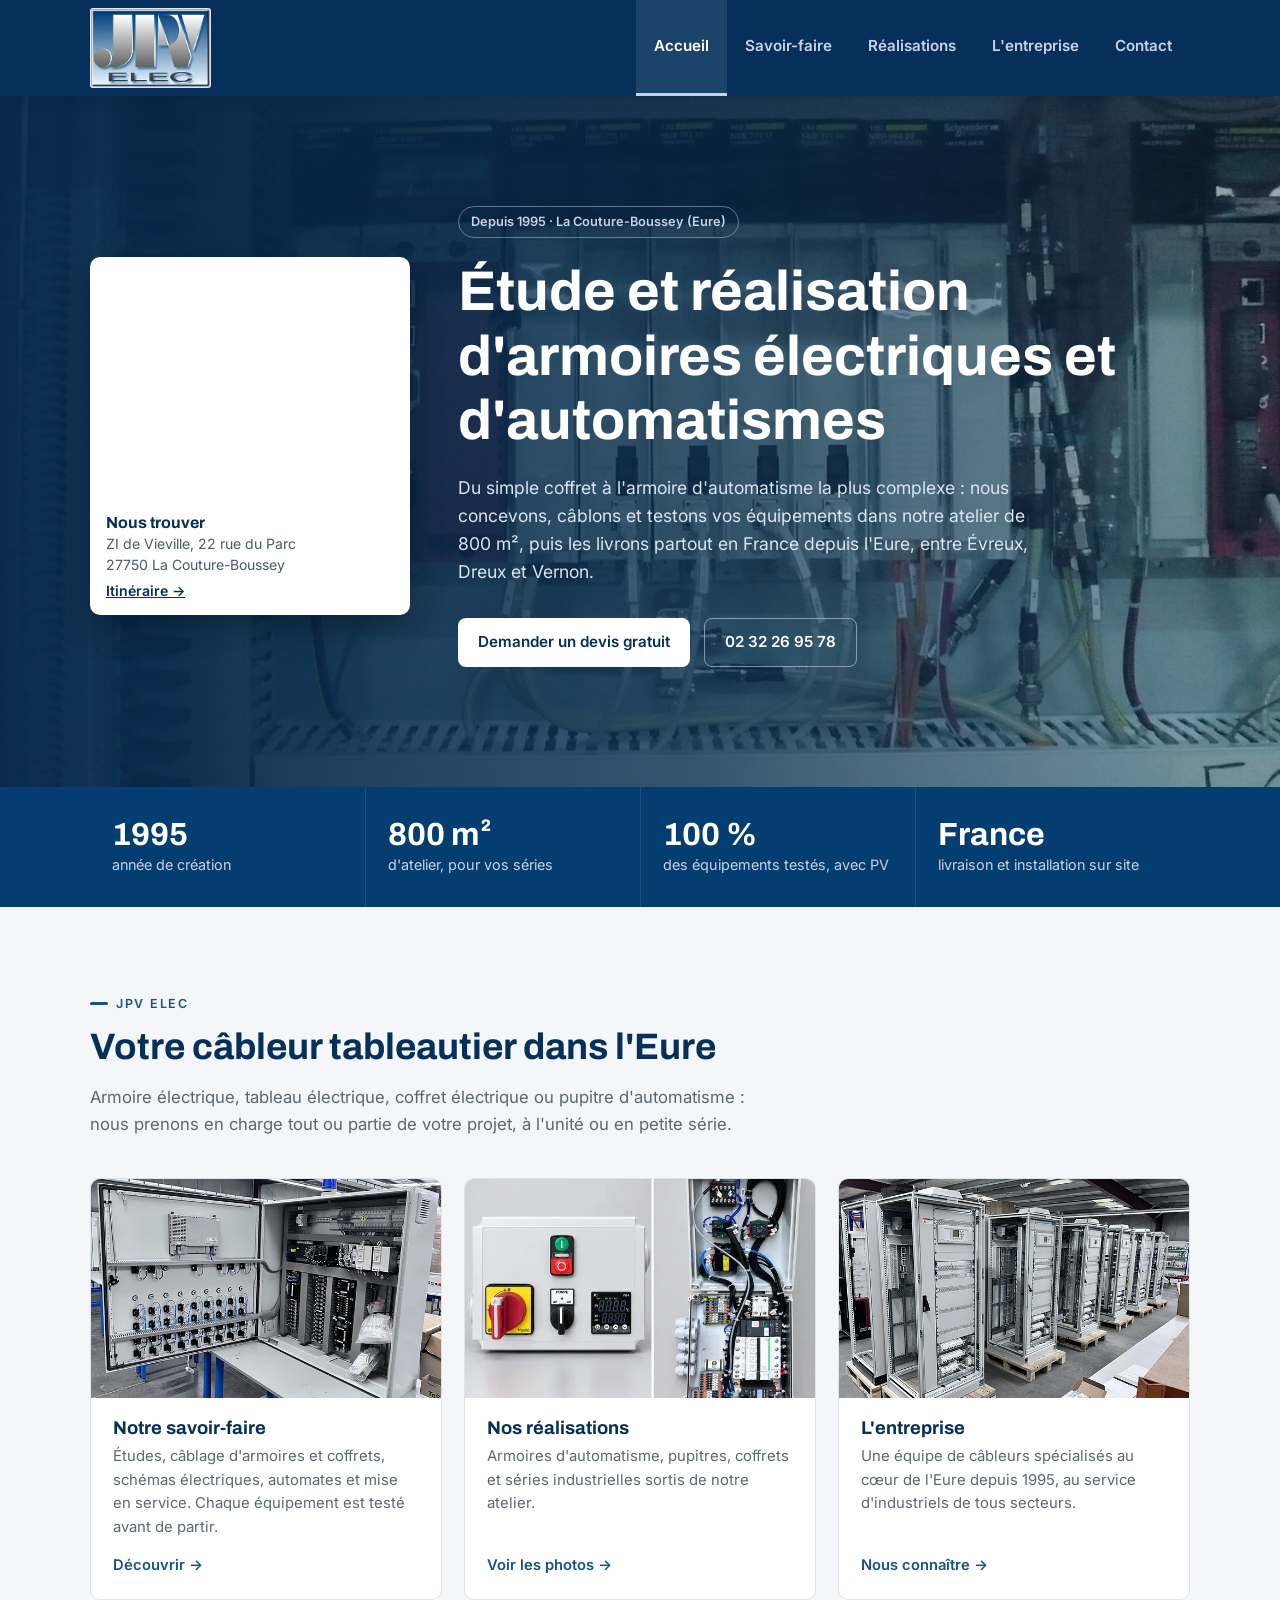
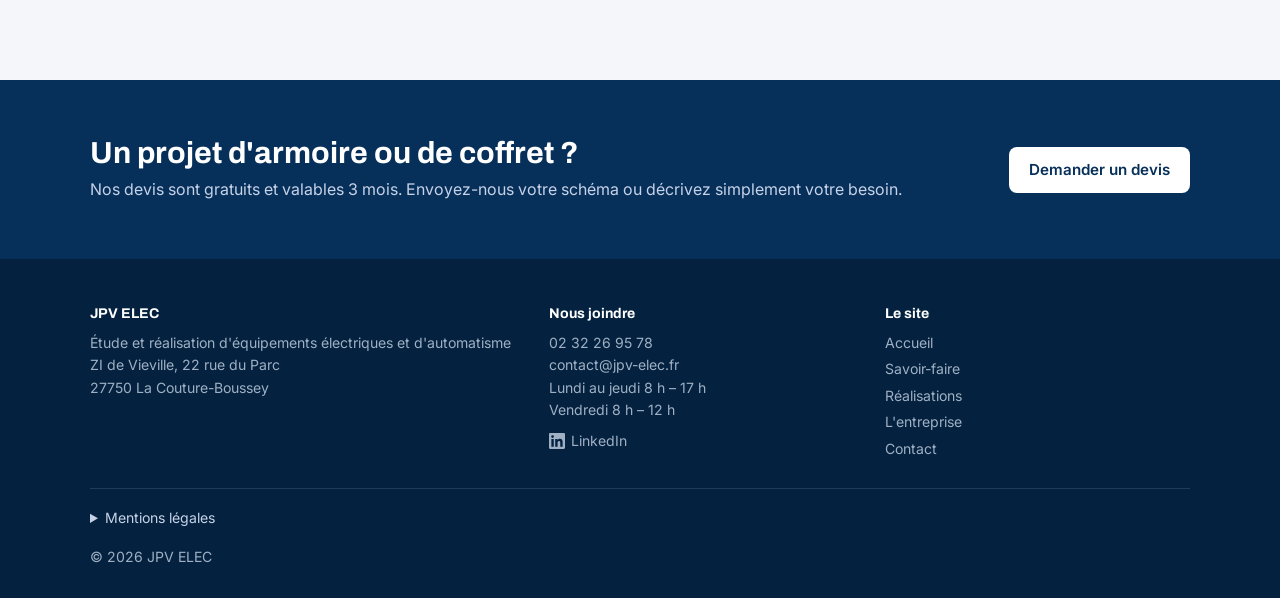
<file: index.html>
<!doctype html>
<html lang="fr">
<head>
<meta charset="utf-8">
<meta name="viewport" content="width=device-width, initial-scale=1">
<title>Armoires électriques et automatismes – JPV ELEC, Eure (27)</title>
<meta name="description" content="Câbleur tableautier près d'Évreux, Dreux et Vernon : étude, câblage et test d'armoires, tableaux et coffrets électriques. Devis gratuit.">
<link rel="canonical" href="https://www.jpv-elec.com/">
<meta property="og:type" content="website">
<meta property="og:locale" content="fr_FR">
<meta property="og:site_name" content="JPV ELEC">
<meta property="og:title" content="Armoires électriques et automatismes – JPV ELEC, Eure (27)">
<meta property="og:description" content="Câbleur tableautier près d'Évreux, Dreux et Vernon : étude, câblage et test d'armoires, tableaux et coffrets électriques. Devis gratuit.">
<meta property="og:url" content="https://www.jpv-elec.com/">
<meta property="og:image" content="https://www.jpv-elec.com/img/ia21ee60344812179-1600.webp">
<script type="application/ld+json">
{
 "@context": "https://schema.org",
 "@type": "LocalBusiness",
 "name": "JPV ELEC",
 "url": "https://www.jpv-elec.com/",
 "logo": "https://www.jpv-elec.com/img/logo-jpv-elec.jpg",
 "image": "https://www.jpv-elec.com/img/ia21ee60344812179-1600.webp",
 "description": "Câbleur tableautier : étude, câblage et test d'armoires et coffrets électriques et d'automatismes depuis 1995.",
 "telephone": "+33232269578",
 "email": "contact@jpv-elec.fr",
 "foundingDate": "1995",
 "address": {
  "@type": "PostalAddress",
  "streetAddress": "22 rue du Parc, ZI de Vieville",
  "postalCode": "27750",
  "addressLocality": "La Couture-Boussey",
  "addressRegion": "Normandie",
  "addressCountry": "FR"
 },
 "openingHoursSpecification": [
  {
   "@type": "OpeningHoursSpecification",
   "dayOfWeek": [
    "Monday",
    "Tuesday",
    "Wednesday",
    "Thursday"
   ],
   "opens": "08:00",
   "closes": "17:00"
  },
  {
   "@type": "OpeningHoursSpecification",
   "dayOfWeek": "Friday",
   "opens": "08:00",
   "closes": "12:00"
  }
 ],
 "areaServed": "FR",
 "sameAs": [
  "https://www.linkedin.com/in/jpv-elec"
 ]
}
</script>
<link rel="preconnect" href="https://fonts.googleapis.com">
<link rel="preconnect" href="https://fonts.gstatic.com" crossorigin>
<link href="https://fonts.googleapis.com/css2?family=Archivo:wght@500;700;800&family=Inter:wght@400;500;600&display=swap" rel="stylesheet">
<link rel="icon" href="img/logo-jpv-elec.jpg">
<link rel="stylesheet" href="style.css">
</head>
<body>

<!-- EN-TÊTE (identique sur les 5 pages) -->
<header>
  <nav class="wrap nav" aria-label="Navigation principale">
    <a class="brand" href="index.html" aria-label="JPV ELEC, accueil"><img src="img/logo-jpv-elec.jpg" alt="JPV ELEC" width="331" height="218"></a>
    <button class="burger" aria-label="Ouvrir le menu" aria-expanded="false" aria-controls="menu">
      <svg width="26" height="26" viewBox="0 0 24 24" fill="none" stroke="currentColor" stroke-width="2" stroke-linecap="round"><path d="M3 6h18M3 12h18M3 18h18"/></svg>
    </button>
    <ul class="tabs" id="menu">
      <li><a href="index.html" aria-current="page">Accueil</a></li>
      <li><a href="savoir-faire.html">Savoir-faire</a></li>
      <li><a href="realisations.html">Réalisations</a></li>
      <li><a href="entreprise.html">L'entreprise</a></li>
      <li><a href="contact.html">Contact</a></li>
    </ul>
  </nav>
</header>

<main>
<!-- GRANDE PHOTO -->
<section class="hero" style="background-image:url('img/ia21ee60344812179-1600.webp')">
  <div class="wrap hero-grid">
    <div class="hero-text">
      <span class="badge">Depuis 1995 · La Couture-Boussey (Eure)</span>
      <h1>Étude et réalisation d'armoires électriques et d'automatismes</h1>
      <p>Du simple coffret à l'armoire d'automatisme la plus complexe : nous concevons, câblons et testons vos équipements dans notre atelier de 800 m², puis les livrons partout en France depuis l'Eure, entre Évreux, Dreux et Vernon.</p>
      <div class="ctas">
        <a class="btn light" href="contact.html#devis">Demander un devis gratuit</a>
        <a class="btn ghost" href="tel:+33232269578">02 32 26 95 78</a>
      </div>
    </div>
    <!-- PLAN D'ACCÈS -->
    <div class="hero-map">
      <iframe src="https://www.google.com/maps?q=JPV+ELEC,+22+rue+du+Parc,+27750+La+Couture-Boussey&amp;z=14&amp;output=embed" title="Plan d'accès à JPV ELEC, La Couture-Boussey" loading="lazy" referrerpolicy="no-referrer-when-downgrade"></iframe>
      <div class="hero-map-txt"><b>Nous trouver</b><span>ZI de Vieville, 22 rue du Parc<br>27750 La Couture-Boussey</span><a href="https://www.google.com/maps/dir/?api=1&amp;destination=22+rue+du+Parc,+27750+La+Couture-Boussey" target="_blank" rel="noopener">Itinéraire →</a></div>
    </div>
  </div>
</section>

<!-- CHIFFRES -->
<section class="stats" aria-label="JPV ELEC en chiffres">
  <div class="wrap grid">
    <div class="stat"><b>1995</b><span>année de création</span></div>
    <div class="stat"><b>800 m²</b><span>d'atelier, pour vos séries</span></div>
    <div class="stat"><b>100 %</b><span>des équipements testés, avec PV</span></div>
    <div class="stat"><b>France</b><span>livraison et installation sur site</span></div>
  </div>
</section>

<!-- APERÇU DES PAGES -->
<section>
  <div class="wrap">
    <span class="kicker">JPV ELEC</span>
    <h2>Votre câbleur tableautier dans l'Eure</h2>
    <p class="lead">Armoire électrique, tableau électrique, coffret électrique ou pupitre d'automatisme : nous prenons en charge tout ou partie de votre projet, à l'unité ou en petite série.</p>
    <div class="previews">
      <a class="preview" href="savoir-faire.html">
        <img src="img/fab-m251-2-vignette.webp" srcset="img/fab-m251-2-vignette.webp 640w, img/fab-m251-2-1600.webp 1600w" sizes="auto, (max-width: 560px) 95vw, 360px" alt="Câblage intérieur d'un coffret automate réalisé par JPV ELEC" loading="lazy">
        <div><h3>Notre savoir-faire</h3><p>Études, câblage d'armoires et coffrets, schémas électriques, automates et mise en service. Chaque équipement est testé avant de partir.</p><span class="more">Découvrir →</span></div>
      </a>
      <a class="preview" href="realisations.html">
        <img src="img/fab-pompe-vignette.webp" srcset="img/fab-pompe-vignette.webp 640w, img/fab-pompe-1600.webp 1448w" sizes="auto, (max-width: 560px) 95vw, 360px" alt="Coffret de commande de pompe réalisé par JPV ELEC, face avant et câblage" loading="lazy">
        <div><h3>Nos réalisations</h3><p>Armoires d'automatisme, pupitres, coffrets et séries industrielles sortis de notre atelier.</p><span class="more">Voir les photos →</span></div>
      </a>
      <a class="preview" href="entreprise.html">
        <img src="img/fab-lot-armoires-vignette.webp" srcset="img/fab-lot-armoires-vignette.webp 640w, img/fab-lot-armoires-1600.webp 1600w" sizes="auto, (max-width: 560px) 95vw, 360px" alt="Lot d'armoires en cours de réalisation dans l'atelier JPV ELEC" loading="lazy">
        <div><h3>L'entreprise</h3><p>Une équipe de câbleurs spécialisés au cœur de l'Eure depuis 1995, au service d'industriels de tous secteurs.</p><span class="more">Nous connaître →</span></div>
      </a>
    </div>
  </div>
</section>

<!-- APPEL À L'ACTION -->
<section class="cta-band">
  <div class="wrap">
    <div>
      <h2>Un projet d'armoire ou de coffret ?</h2>
      <p>Nos devis sont gratuits et valables 3 mois. Envoyez-nous votre schéma ou décrivez simplement votre besoin.</p>
    </div>
    <a class="btn light" href="contact.html#devis">Demander un devis</a>
  </div>
</section>
</main>

<!-- PIED DE PAGE (identique sur les 5 pages) -->
<footer>
  <div class="wrap">
    <div class="fg">
      <div><b>JPV ELEC</b>Étude et réalisation d'équipements électriques et d'automatisme<br>ZI de Vieville, 22 rue du Parc<br>27750 La Couture-Boussey</div>
      <div><b>Nous joindre</b><a href="tel:+33232269578">02 32 26 95 78</a><br><a href="mailto:contact@jpv-elec.fr">contact@jpv-elec.fr</a><br>Lundi au jeudi 8 h – 17 h<br>Vendredi 8 h – 12 h<br><a class="li" href="https://www.linkedin.com/in/jpv-elec" target="_blank" rel="noopener"><svg width="16" height="16" viewBox="0 0 24 24" fill="currentColor" aria-hidden="true"><path d="M20.45 20.45h-3.56v-5.57c0-1.33-.02-3.04-1.85-3.04-1.86 0-2.14 1.45-2.14 2.94v5.67H9.34V9h3.42v1.56h.05c.48-.9 1.64-1.85 3.37-1.85 3.6 0 4.27 2.37 4.27 5.46v6.28zM5.34 7.43a2.06 2.06 0 1 1 0-4.13 2.06 2.06 0 0 1 0 4.13zM7.12 20.45H3.56V9h3.56v11.45zM22.22 0H1.77C.79 0 0 .77 0 1.73v20.54C0 23.23.79 24 1.77 24h20.45c.98 0 1.78-.77 1.78-1.73V1.73C24 .77 23.2 0 22.22 0z"/></svg>LinkedIn</a></div>
      <div><b>Le site</b>
        <ul>
          <li><a href="index.html">Accueil</a></li>
          <li><a href="savoir-faire.html">Savoir-faire</a></li>
          <li><a href="realisations.html">Réalisations</a></li>
          <li><a href="entreprise.html">L'entreprise</a></li>
          <li><a href="contact.html">Contact</a></li>
        </ul>
      </div>
    </div>
    <details>
      <summary>Mentions légales</summary>
      <p>JPV ELEC, EURL au capital de 5 000 €, immatriculée au RCS d'Évreux sous le n° 400 261 178. SIRET : 400 261 178 00034. TVA intracommunautaire : FR79400261178. Code NAF : 33.20C. Siège : 22 rue du Parc, ZI de Vieville, 27750 La Couture-Boussey. Directeur de la publication : Jean-Noël Hollard, gérant. Hébergeur : OVH SAS, 2 rue Kellermann, 59100 Roubaix, France. Les données envoyées via le formulaire servent uniquement à répondre à votre demande et ne sont pas transmises à des tiers.</p>
    </details>
    <p class="copy">© <span id="y"></span> JPV ELEC</p>
  </div>
</footer>

<script src="script.js"></script>
</body>
</html>
</file>
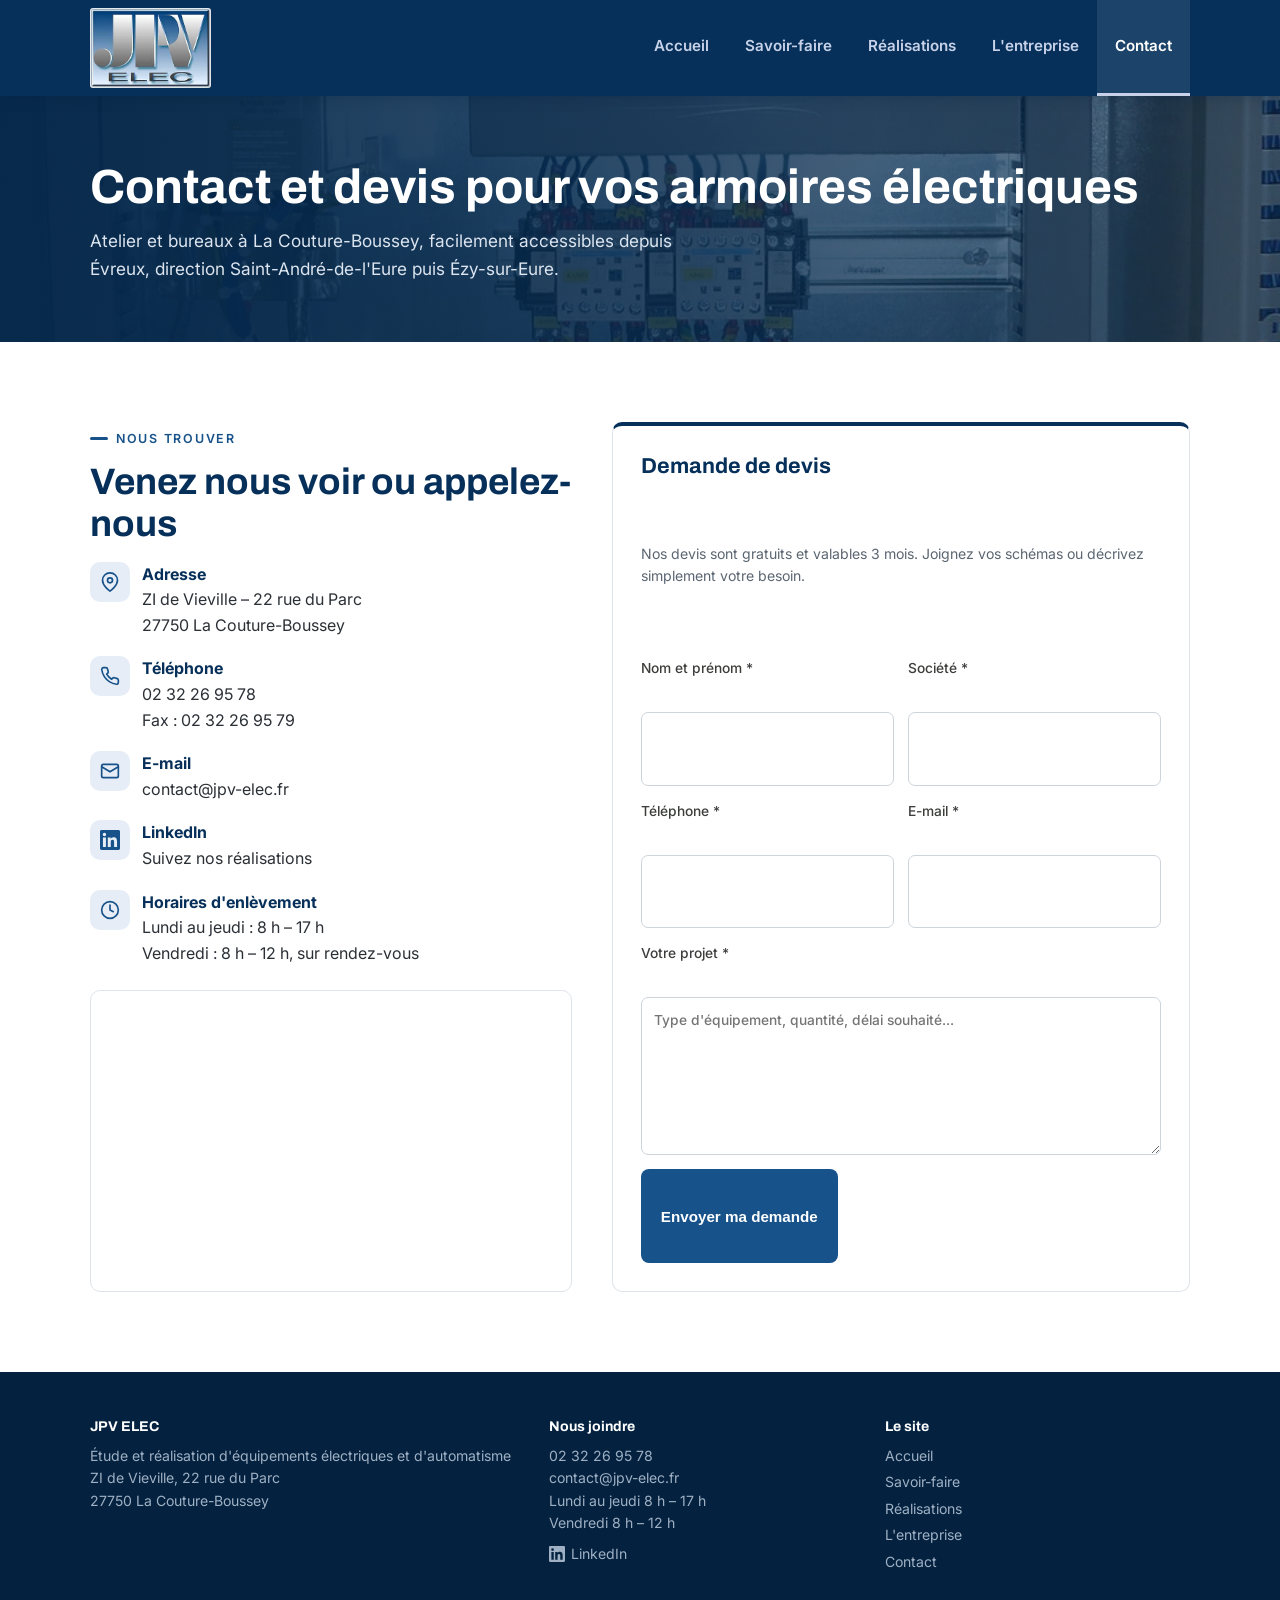
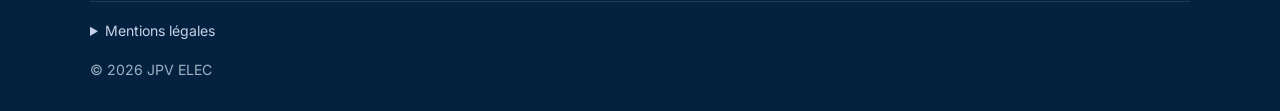
<file: contact.html>
<!doctype html>
<html lang="fr">
<head>
<meta charset="utf-8">
<meta name="viewport" content="width=device-width, initial-scale=1">
<title>Contact et devis – JPV ELEC, La Couture-Boussey (27)</title>
<meta name="description" content="Devis gratuit pour vos armoires et coffrets électriques. JPV ELEC, La Couture-Boussey (Eure), entre Évreux, Dreux et Vernon. 02 32 26 95 78.">
<link rel="canonical" href="https://www.jpv-elec.com/contact.html">
<meta property="og:type" content="website">
<meta property="og:locale" content="fr_FR">
<meta property="og:site_name" content="JPV ELEC">
<meta property="og:title" content="Contact et devis – JPV ELEC, La Couture-Boussey (27)">
<meta property="og:description" content="Devis gratuit pour vos armoires et coffrets électriques. JPV ELEC, La Couture-Boussey (Eure), entre Évreux, Dreux et Vernon. 02 32 26 95 78.">
<meta property="og:url" content="https://www.jpv-elec.com/contact.html">
<meta property="og:image" content="https://www.jpv-elec.com/img/fab-pompe-1600.webp">
<link rel="preconnect" href="https://fonts.googleapis.com">
<link rel="preconnect" href="https://fonts.gstatic.com" crossorigin>
<link href="https://fonts.googleapis.com/css2?family=Archivo:wght@500;700;800&family=Inter:wght@400;500;600&display=swap" rel="stylesheet">
<link rel="icon" href="img/logo-jpv-elec.jpg">
<link rel="stylesheet" href="style.css">
</head>
<body>

<!-- EN-TÊTE (identique sur les 5 pages) -->
<header>
  <nav class="wrap nav" aria-label="Navigation principale">
    <a class="brand" href="index.html" aria-label="JPV ELEC, accueil"><img src="img/logo-jpv-elec.jpg" alt="JPV ELEC" width="331" height="218"></a>
    <button class="burger" aria-label="Ouvrir le menu" aria-expanded="false" aria-controls="menu">
      <svg width="26" height="26" viewBox="0 0 24 24" fill="none" stroke="currentColor" stroke-width="2" stroke-linecap="round"><path d="M3 6h18M3 12h18M3 18h18"/></svg>
    </button>
    <ul class="tabs" id="menu">
      <li><a href="index.html">Accueil</a></li>
      <li><a href="savoir-faire.html">Savoir-faire</a></li>
      <li><a href="realisations.html">Réalisations</a></li>
      <li><a href="entreprise.html">L'entreprise</a></li>
      <li><a href="contact.html" aria-current="page">Contact</a></li>
    </ul>
  </nav>
</header>

<main>
<section class="page-head" style="background-image:url('img/i20ad3a57366db96e-1600.webp')">
  <div class="wrap">
    <h1>Contact et devis pour vos armoires électriques</h1>
    <p>Atelier et bureaux à La Couture-Boussey, facilement accessibles depuis Évreux, direction Saint-André-de-l'Eure puis Ézy-sur-Eure.</p>
  </div>
</section>

<section class="white">
  <div class="wrap cgrid">
    <div>
      <span class="kicker">Nous trouver</span>
      <h2>Venez nous voir ou appelez-nous</h2>
      <div class="info">
        <div><span class="ico"><svg viewBox="0 0 24 24" fill="none" stroke-width="2" stroke-linecap="round" stroke-linejoin="round"><path d="M21 10c0 7-9 13-9 13S3 17 3 10a9 9 0 0 1 18 0z"/><circle cx="12" cy="10" r="3"/></svg></span>
          <p><b>Adresse</b>ZI de Vieville – 22 rue du Parc<br>27750 La Couture-Boussey</p></div>
        <div><span class="ico"><svg viewBox="0 0 24 24" fill="none" stroke-width="2" stroke-linecap="round" stroke-linejoin="round"><path d="M22 16.9v3a2 2 0 0 1-2.2 2 19.8 19.8 0 0 1-8.6-3.1 19.5 19.5 0 0 1-6-6A19.8 19.8 0 0 1 2.1 4.2 2 2 0 0 1 4.1 2h3a2 2 0 0 1 2 1.7c.1.9.4 1.8.7 2.7a2 2 0 0 1-.5 2.1L8 9.8a16 16 0 0 0 6 6l1.3-1.3a2 2 0 0 1 2.1-.4c.9.3 1.8.6 2.7.7a2 2 0 0 1 1.7 2z"/></svg></span>
          <p><b>Téléphone</b><a href="tel:+33232269578">02 32 26 95 78</a><br>Fax : 02 32 26 95 79</p></div>
        <div><span class="ico"><svg viewBox="0 0 24 24" fill="none" stroke-width="2" stroke-linecap="round" stroke-linejoin="round"><rect x="2" y="4" width="20" height="16" rx="2"/><path d="m22 7-10 6L2 7"/></svg></span>
          <p><b>E-mail</b><a href="mailto:contact@jpv-elec.fr">contact@jpv-elec.fr</a></p></div>
        <div><span class="ico ico-li"><svg viewBox="0 0 24 24" fill="currentColor" aria-hidden="true"><path d="M20.45 20.45h-3.56v-5.57c0-1.33-.02-3.04-1.85-3.04-1.86 0-2.14 1.45-2.14 2.94v5.67H9.34V9h3.42v1.56h.05c.48-.9 1.64-1.85 3.37-1.85 3.6 0 4.27 2.37 4.27 5.46v6.28zM5.34 7.43a2.06 2.06 0 1 1 0-4.13 2.06 2.06 0 0 1 0 4.13zM7.12 20.45H3.56V9h3.56v11.45zM22.22 0H1.77C.79 0 0 .77 0 1.73v20.54C0 23.23.79 24 1.77 24h20.45c.98 0 1.78-.77 1.78-1.73V1.73C24 .77 23.2 0 22.22 0z"/></svg></span>
          <p><b>LinkedIn</b><a href="https://www.linkedin.com/in/jpv-elec" target="_blank" rel="noopener">Suivez nos réalisations</a></p></div>
        <div><span class="ico"><svg viewBox="0 0 24 24" fill="none" stroke-width="2" stroke-linecap="round" stroke-linejoin="round"><circle cx="12" cy="12" r="10"/><path d="M12 6v6l4 2"/></svg></span>
          <p><b>Horaires d'enlèvement</b>Lundi au jeudi : 8 h – 17 h<br>Vendredi : 8 h – 12 h, sur rendez-vous</p></div>
      </div>
      <div class="map">
        <iframe title="Plan d'accès JPV ELEC" loading="lazy" referrerpolicy="no-referrer-when-downgrade"
          src="https://maps.google.com/maps?q=22%20rue%20du%20Parc%2C%2027750%20La%20Couture-Boussey&z=14&output=embed"></iframe>
      </div>
    </div>

    <form id="devis" name="devis" method="POST" action="devis.php">
      <p hidden><label>Ne pas remplir <input name="site-web"></label></p>
      <p class="hp" aria-hidden="true"><label>Votre site internet <input name="url" tabindex="-1" autocomplete="off"></label></p>
      <h2>Demande de devis</h2>
      <p class="form-msg ok" id="msg-ok" hidden>Merci, votre demande a bien été envoyée. Nous vous répondons rapidement.</p>
      <p class="form-msg err" id="msg-err" hidden>L'envoi n'a pas fonctionné. Vérifiez les champs ou appelez-nous au 02 32 26 95 78.</p>
      <p class="note">Nos devis sont gratuits et valables 3 mois. Joignez vos schémas ou décrivez simplement votre besoin.</p>
      <label>Nom et prénom *<input name="nom" required autocomplete="name"></label>
      <label>Société *<input name="societe" required autocomplete="organization"></label>
      <label>Téléphone *<input name="telephone" type="tel" required autocomplete="tel"></label>
      <label>E-mail *<input name="email" type="email" required autocomplete="email"></label>
      <label class="full">Votre projet *<textarea name="message" required placeholder="Type d'équipement, quantité, délai souhaité..."></textarea></label>
      <button class="btn" type="submit">Envoyer ma demande</button>
    </form>
  </div>
</section>
</main>

<!-- PIED DE PAGE (identique sur les 5 pages) -->
<footer>
  <div class="wrap">
    <div class="fg">
      <div><b>JPV ELEC</b>Étude et réalisation d'équipements électriques et d'automatisme<br>ZI de Vieville, 22 rue du Parc<br>27750 La Couture-Boussey</div>
      <div><b>Nous joindre</b><a href="tel:+33232269578">02 32 26 95 78</a><br><a href="mailto:contact@jpv-elec.fr">contact@jpv-elec.fr</a><br>Lundi au jeudi 8 h – 17 h<br>Vendredi 8 h – 12 h<br><a class="li" href="https://www.linkedin.com/in/jpv-elec" target="_blank" rel="noopener"><svg width="16" height="16" viewBox="0 0 24 24" fill="currentColor" aria-hidden="true"><path d="M20.45 20.45h-3.56v-5.57c0-1.33-.02-3.04-1.85-3.04-1.86 0-2.14 1.45-2.14 2.94v5.67H9.34V9h3.42v1.56h.05c.48-.9 1.64-1.85 3.37-1.85 3.6 0 4.27 2.37 4.27 5.46v6.28zM5.34 7.43a2.06 2.06 0 1 1 0-4.13 2.06 2.06 0 0 1 0 4.13zM7.12 20.45H3.56V9h3.56v11.45zM22.22 0H1.77C.79 0 0 .77 0 1.73v20.54C0 23.23.79 24 1.77 24h20.45c.98 0 1.78-.77 1.78-1.73V1.73C24 .77 23.2 0 22.22 0z"/></svg>LinkedIn</a></div>
      <div><b>Le site</b>
        <ul>
          <li><a href="index.html">Accueil</a></li>
          <li><a href="savoir-faire.html">Savoir-faire</a></li>
          <li><a href="realisations.html">Réalisations</a></li>
          <li><a href="entreprise.html">L'entreprise</a></li>
          <li><a href="contact.html">Contact</a></li>
        </ul>
      </div>
    </div>
    <details>
      <summary>Mentions légales</summary>
      <p>JPV ELEC, EURL au capital de 5 000 €, immatriculée au RCS d'Évreux sous le n° 400 261 178. SIRET : 400 261 178 00034. TVA intracommunautaire : FR79400261178. Code NAF : 33.20C. Siège : 22 rue du Parc, ZI de Vieville, 27750 La Couture-Boussey. Directeur de la publication : Jean-Noël Hollard, gérant. Hébergeur : OVH SAS, 2 rue Kellermann, 59100 Roubaix, France. Les données envoyées via le formulaire servent uniquement à répondre à votre demande et ne sont pas transmises à des tiers.</p>
    </details>
    <p class="copy">© <span id="y"></span> JPV ELEC</p>
  </div>
</footer>

<script src="script.js"></script>
</body>
</html>
</file>
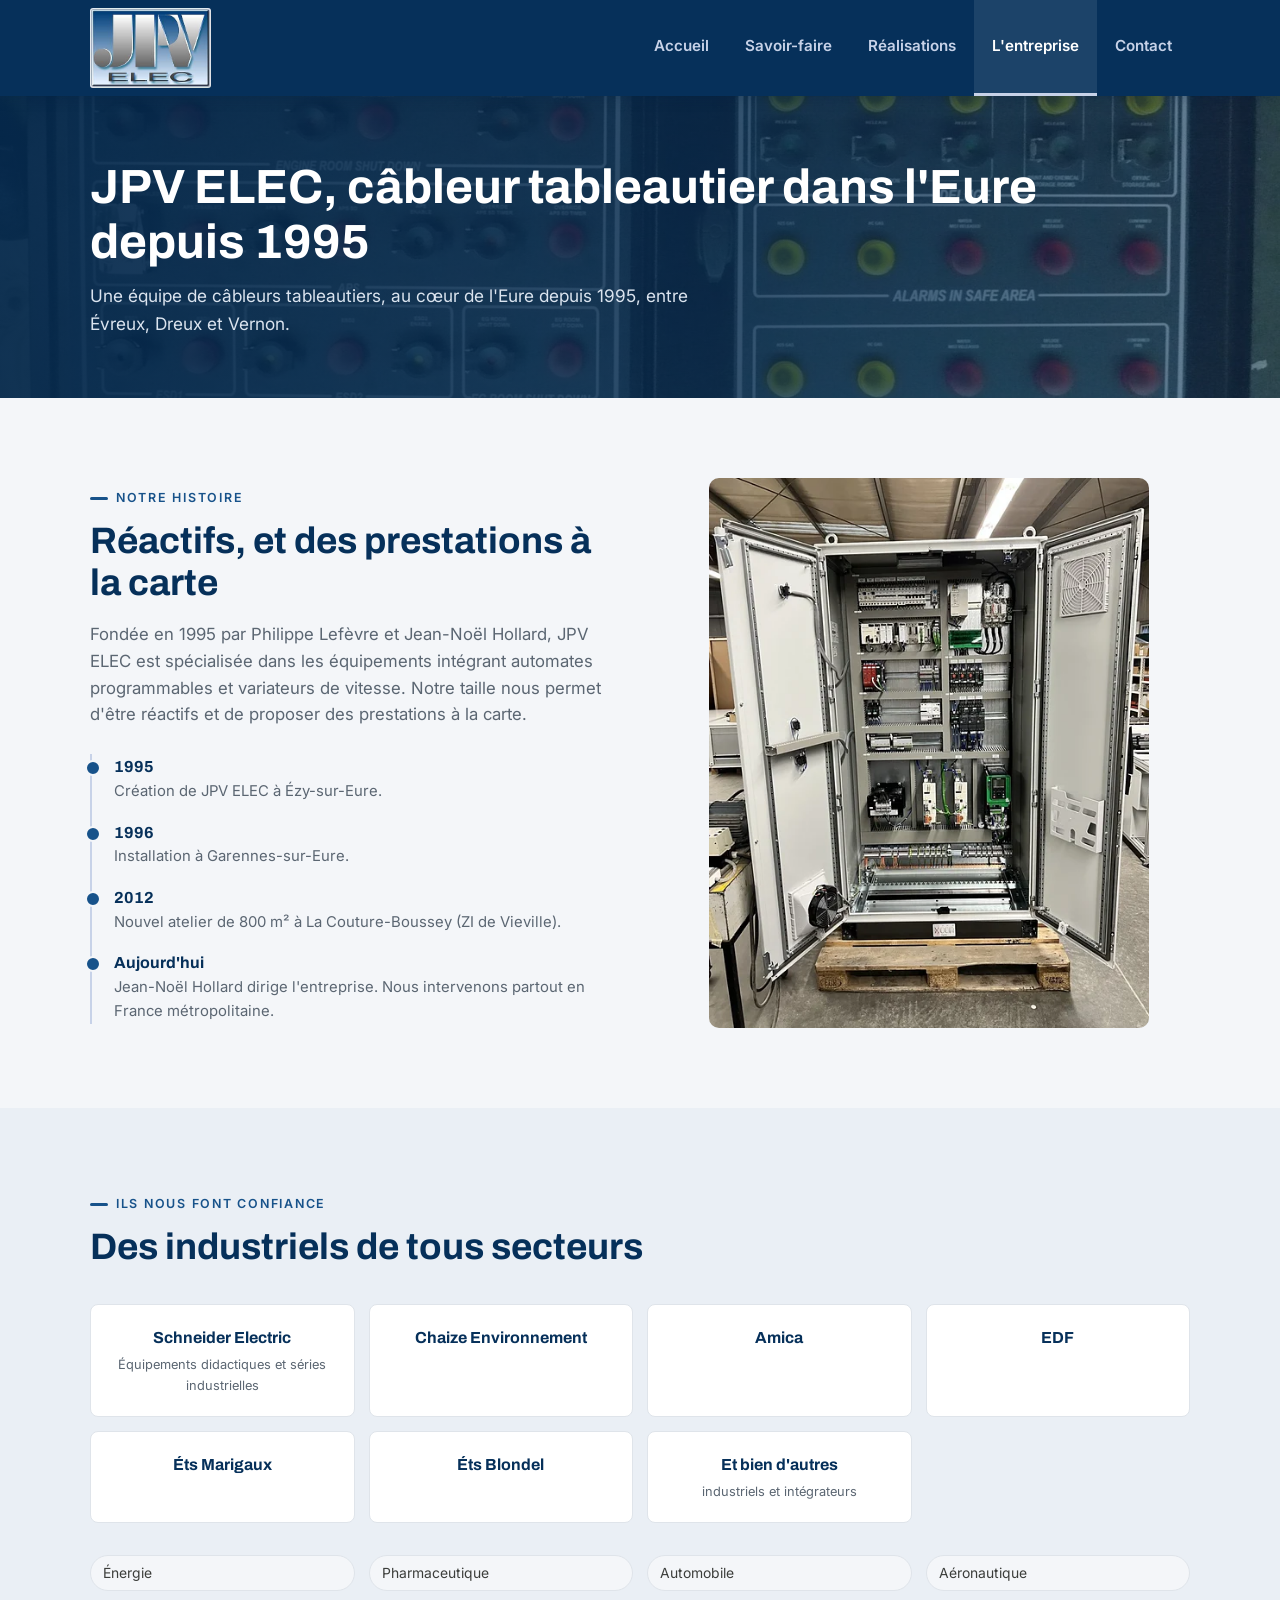
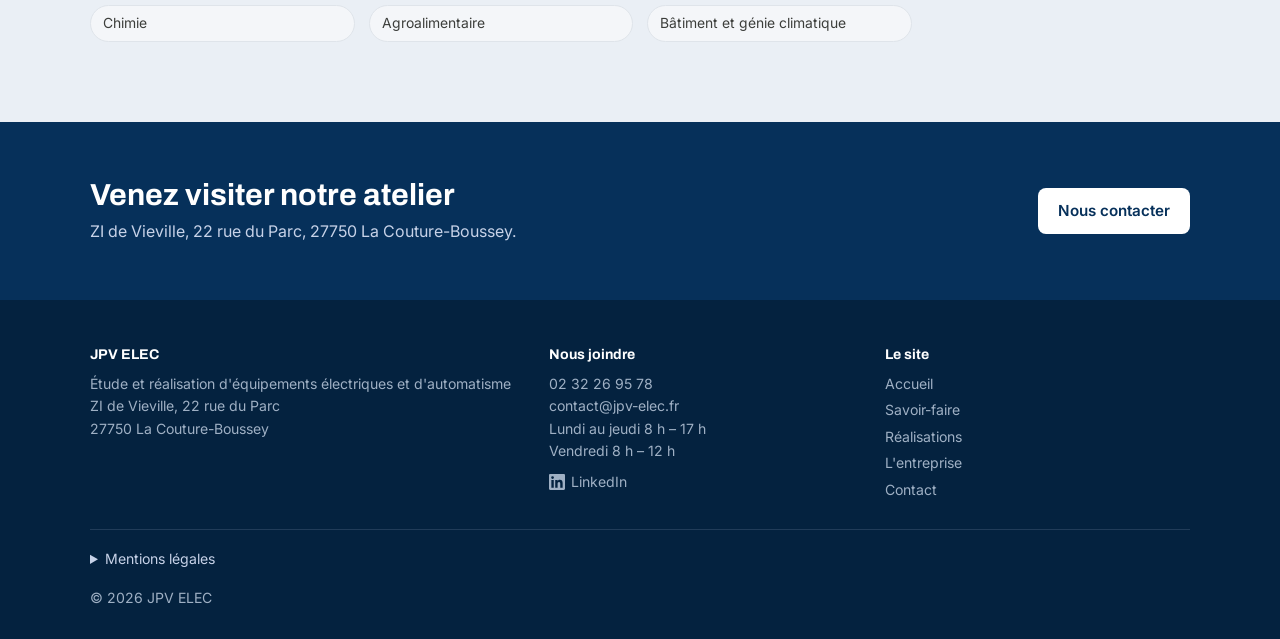
<file: entreprise.html>
<!doctype html>
<html lang="fr">
<head>
<meta charset="utf-8">
<meta name="viewport" content="width=device-width, initial-scale=1">
<title>Câbleur tableautier dans l'Eure depuis 1995 – JPV ELEC</title>
<meta name="description" content="JPV ELEC, câbleurs tableautiers à La Couture-Boussey (27), près d'Évreux et Dreux : atelier de 800 m², équipe réactive, prestations à la carte.">
<link rel="canonical" href="https://www.jpv-elec.com/entreprise.html">
<meta property="og:type" content="website">
<meta property="og:locale" content="fr_FR">
<meta property="og:site_name" content="JPV ELEC">
<meta property="og:title" content="Câbleur tableautier dans l'Eure depuis 1995 – JPV ELEC">
<meta property="og:description" content="JPV ELEC, câbleurs tableautiers à La Couture-Boussey (27), près d'Évreux et Dreux : atelier de 800 m², équipe réactive, prestations à la carte.">
<meta property="og:url" content="https://www.jpv-elec.com/entreprise.html">
<meta property="og:image" content="https://www.jpv-elec.com/img/fab-lot-armoires-1600.webp">
<link rel="preconnect" href="https://fonts.googleapis.com">
<link rel="preconnect" href="https://fonts.gstatic.com" crossorigin>
<link href="https://fonts.googleapis.com/css2?family=Archivo:wght@500;700;800&family=Inter:wght@400;500;600&display=swap" rel="stylesheet">
<link rel="icon" href="img/logo-jpv-elec.jpg">
<link rel="stylesheet" href="style.css">
</head>
<body>

<!-- EN-TÊTE (identique sur les 5 pages) -->
<header>
  <nav class="wrap nav" aria-label="Navigation principale">
    <a class="brand" href="index.html" aria-label="JPV ELEC, accueil"><img src="img/logo-jpv-elec.jpg" alt="JPV ELEC" width="331" height="218"></a>
    <button class="burger" aria-label="Ouvrir le menu" aria-expanded="false" aria-controls="menu">
      <svg width="26" height="26" viewBox="0 0 24 24" fill="none" stroke="currentColor" stroke-width="2" stroke-linecap="round"><path d="M3 6h18M3 12h18M3 18h18"/></svg>
    </button>
    <ul class="tabs" id="menu">
      <li><a href="index.html">Accueil</a></li>
      <li><a href="savoir-faire.html">Savoir-faire</a></li>
      <li><a href="realisations.html">Réalisations</a></li>
      <li><a href="entreprise.html" aria-current="page">L'entreprise</a></li>
      <li><a href="contact.html">Contact</a></li>
    </ul>
  </nav>
</header>

<main>
<section class="page-head" style="background-image:url('img/ic2472af842b0183d-1600.webp')">
  <div class="wrap">
    <h1>JPV ELEC, câbleur tableautier dans l'Eure depuis 1995</h1>
    <p>Une équipe de câbleurs tableautiers, au cœur de l'Eure depuis 1995, entre Évreux, Dreux et Vernon.</p>
  </div>
</section>

<!-- HISTOIRE -->
<section>
  <div class="wrap about">
    <div>
      <span class="kicker">Notre histoire</span>
      <h2>Réactifs, et des prestations à la carte</h2>
      <p class="lead">Fondée en 1995 par Philippe Lefèvre et Jean-Noël Hollard, JPV ELEC est spécialisée dans les équipements intégrant automates programmables et variateurs de vitesse. Notre taille nous permet d'être réactifs et de proposer des prestations à la carte.</p>
      <ul class="timeline">
        <li><b>1995</b><span>Création de JPV ELEC à Ézy-sur-Eure.</span></li>
        <li><b>1996</b><span>Installation à Garennes-sur-Eure.</span></li>
        <li><b>2012</b><span>Nouvel atelier de 800 m² à La Couture-Boussey (ZI de Vieville).</span></li>
        <li><b>Aujourd'hui</b><span>Jean-Noël Hollard dirige l'entreprise. Nous intervenons partout en France métropolitaine.</span></li>
      </ul>
    </div>
    <div class="photo tall">
      <img src="img/fab-abrasif-2-vignette.webp" srcset="img/fab-abrasif-2-vignette.webp 510w, img/fab-abrasif-2-1600.webp 1200w" sizes="auto, (max-width: 820px) 95vw, 440px" alt="Armoire avec automate Schneider Electric M340 et variateur ATV630 câblée par JPV ELEC" loading="lazy">
    </div>
  </div>
</section>

<!-- CLIENTS -->
<section class="alt" aria-labelledby="c-title">
  <div class="wrap">
    <span class="kicker">Ils nous font confiance</span>
    <h2 id="c-title">Des industriels de tous secteurs</h2>
    <div class="clients">
      <div class="client">Schneider Electric<small>Équipements didactiques et séries industrielles</small></div>
      <div class="client">Chaize Environnement</div>
      <div class="client">Amica</div>
      <div class="client">EDF</div>
      <div class="client">Éts Marigaux</div>
      <div class="client">Éts Blondel</div>
      <div class="client">Et bien d'autres<small>industriels et intégrateurs</small></div>
    </div>
    <div class="sectors tags">
      <span>Énergie</span><span>Pharmaceutique</span><span>Automobile</span><span>Aéronautique</span><span>Chimie</span><span>Agroalimentaire</span><span>Bâtiment et génie climatique</span>
    </div>
  </div>
</section>

<section class="cta-band">
  <div class="wrap">
    <div>
      <h2>Venez visiter notre atelier</h2>
      <p>ZI de Vieville, 22 rue du Parc, 27750 La Couture-Boussey.</p>
    </div>
    <a class="btn light" href="contact.html">Nous contacter</a>
  </div>
</section>
</main>

<!-- PIED DE PAGE (identique sur les 5 pages) -->
<footer>
  <div class="wrap">
    <div class="fg">
      <div><b>JPV ELEC</b>Étude et réalisation d'équipements électriques et d'automatisme<br>ZI de Vieville, 22 rue du Parc<br>27750 La Couture-Boussey</div>
      <div><b>Nous joindre</b><a href="tel:+33232269578">02 32 26 95 78</a><br><a href="mailto:contact@jpv-elec.fr">contact@jpv-elec.fr</a><br>Lundi au jeudi 8 h – 17 h<br>Vendredi 8 h – 12 h<br><a class="li" href="https://www.linkedin.com/in/jpv-elec" target="_blank" rel="noopener"><svg width="16" height="16" viewBox="0 0 24 24" fill="currentColor" aria-hidden="true"><path d="M20.45 20.45h-3.56v-5.57c0-1.33-.02-3.04-1.85-3.04-1.86 0-2.14 1.45-2.14 2.94v5.67H9.34V9h3.42v1.56h.05c.48-.9 1.64-1.85 3.37-1.85 3.6 0 4.27 2.37 4.27 5.46v6.28zM5.34 7.43a2.06 2.06 0 1 1 0-4.13 2.06 2.06 0 0 1 0 4.13zM7.12 20.45H3.56V9h3.56v11.45zM22.22 0H1.77C.79 0 0 .77 0 1.73v20.54C0 23.23.79 24 1.77 24h20.45c.98 0 1.78-.77 1.78-1.73V1.73C24 .77 23.2 0 22.22 0z"/></svg>LinkedIn</a></div>
      <div><b>Le site</b>
        <ul>
          <li><a href="index.html">Accueil</a></li>
          <li><a href="savoir-faire.html">Savoir-faire</a></li>
          <li><a href="realisations.html">Réalisations</a></li>
          <li><a href="entreprise.html">L'entreprise</a></li>
          <li><a href="contact.html">Contact</a></li>
        </ul>
      </div>
    </div>
    <details>
      <summary>Mentions légales</summary>
      <p>JPV ELEC, EURL au capital de 5 000 €, immatriculée au RCS d'Évreux sous le n° 400 261 178. SIRET : 400 261 178 00034. TVA intracommunautaire : FR79400261178. Code NAF : 33.20C. Siège : 22 rue du Parc, ZI de Vieville, 27750 La Couture-Boussey. Directeur de la publication : Jean-Noël Hollard, gérant. Hébergeur : OVH SAS, 2 rue Kellermann, 59100 Roubaix, France. Les données envoyées via le formulaire servent uniquement à répondre à votre demande et ne sont pas transmises à des tiers.</p>
    </details>
    <p class="copy">© <span id="y"></span> JPV ELEC</p>
  </div>
</footer>

<script src="script.js"></script>
</body>
</html>
</file>
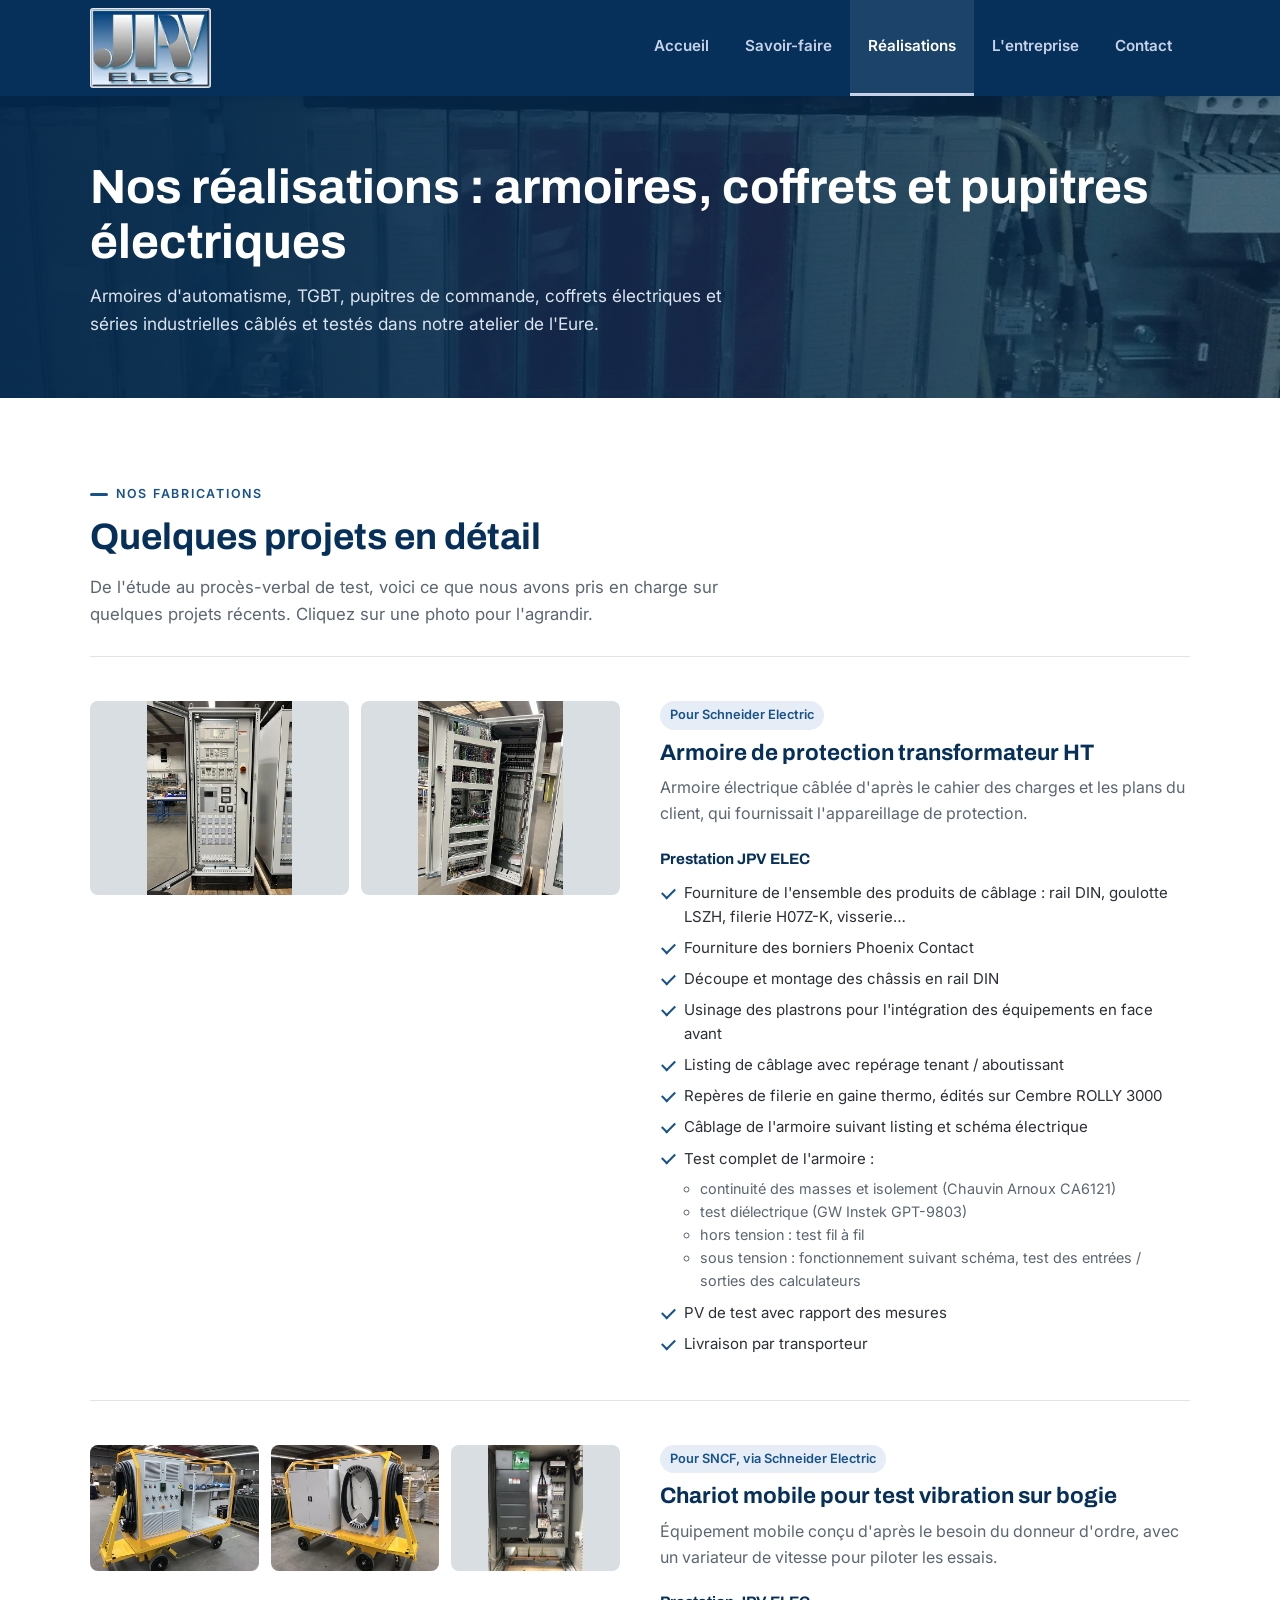
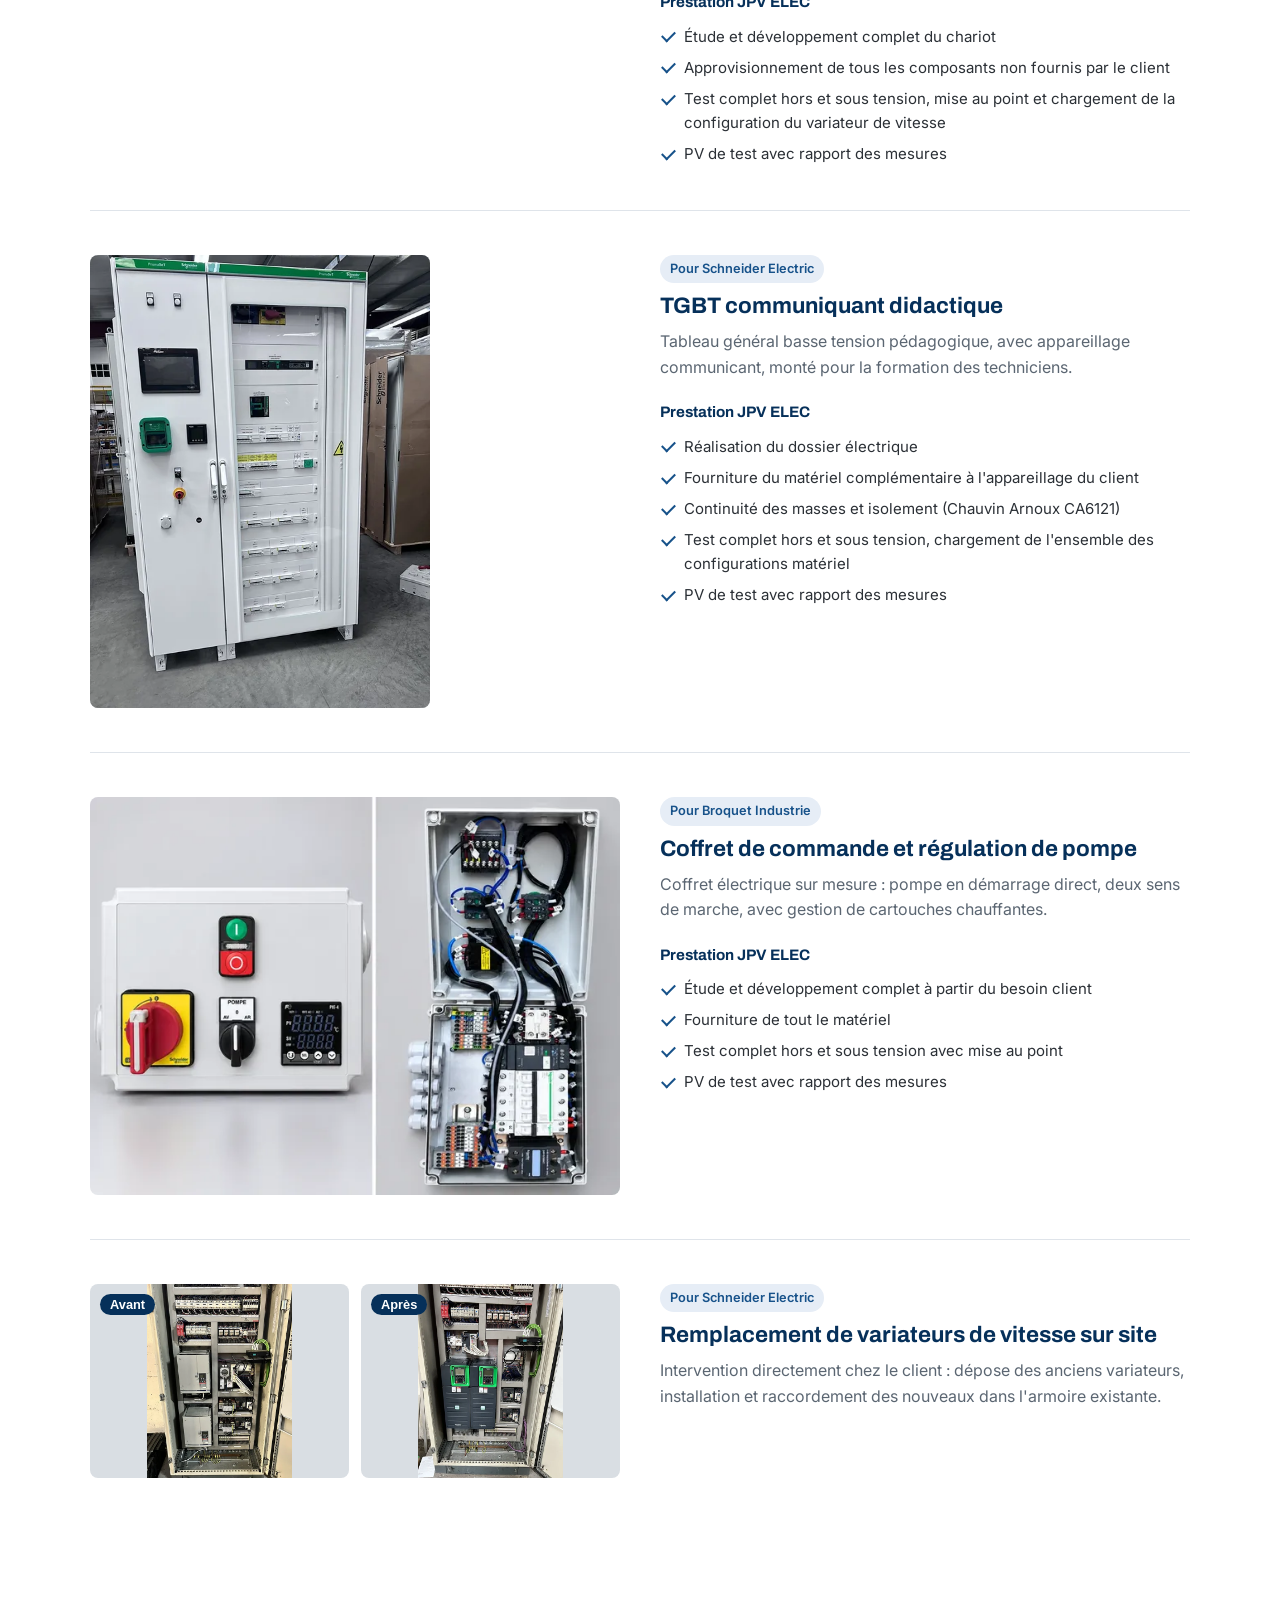
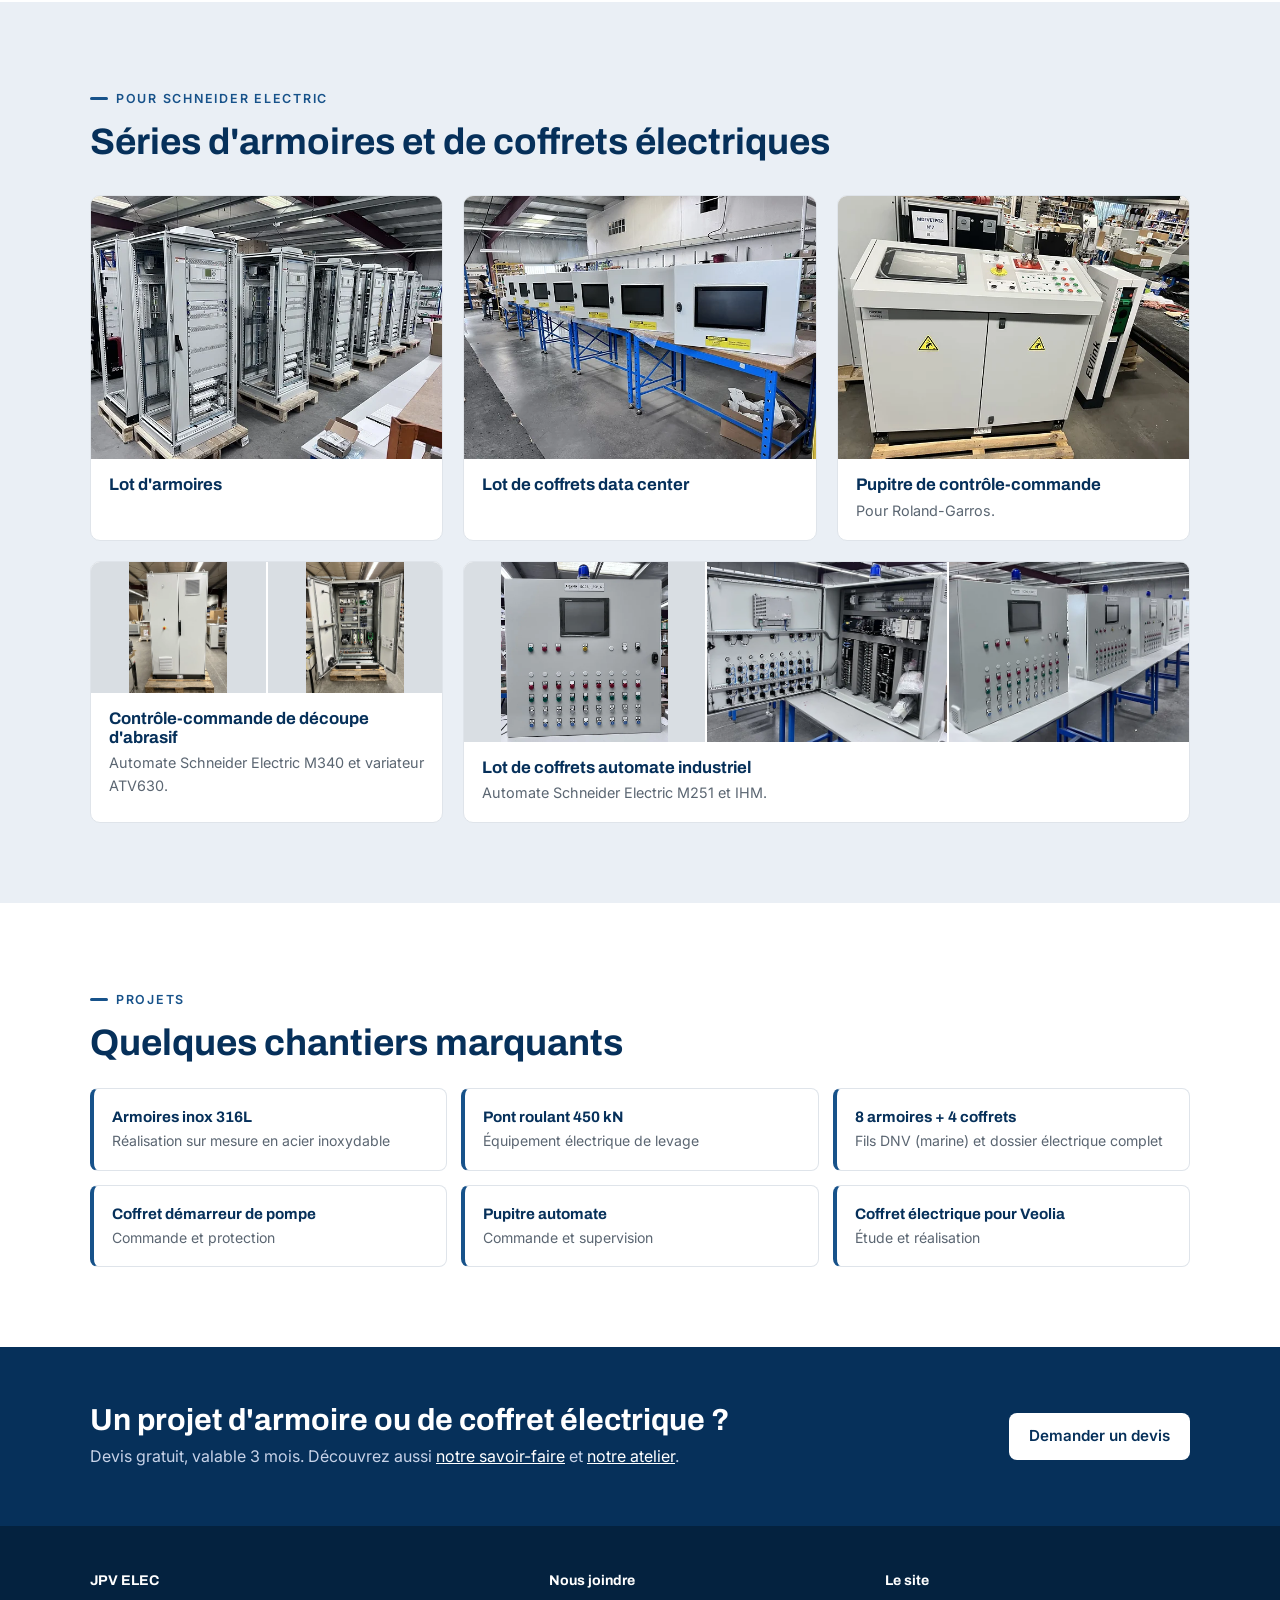
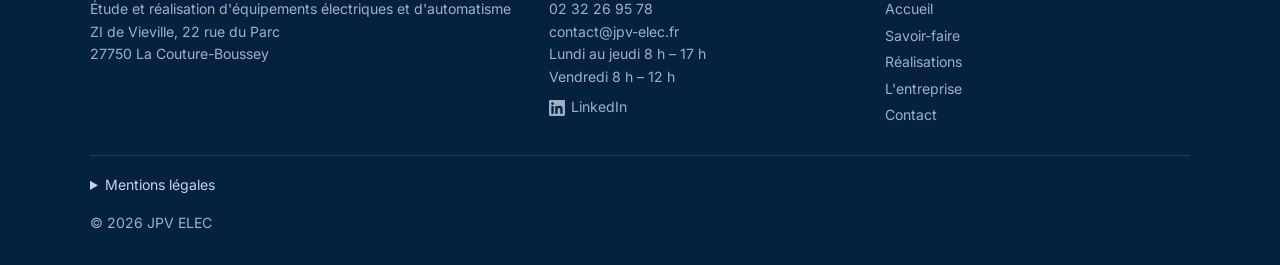
<file: realisations.html>
<!doctype html>
<html lang="fr">
<head>
<meta charset="utf-8">
<meta name="viewport" content="width=device-width, initial-scale=1">
<title>Réalisations : armoires et coffrets électriques – JPV ELEC</title>
<meta name="description" content="Armoires HT et BT, TGBT, pupitres, coffrets de pompe et séries industrielles câblés et testés dans notre atelier de l'Eure, en Normandie.">
<link rel="canonical" href="https://www.jpv-elec.com/realisations.html">
<meta property="og:type" content="website">
<meta property="og:locale" content="fr_FR">
<meta property="og:site_name" content="JPV ELEC">
<meta property="og:title" content="Réalisations : armoires et coffrets électriques – JPV ELEC">
<meta property="og:description" content="Armoires HT et BT, TGBT, pupitres, coffrets de pompe et séries industrielles câblés et testés dans notre atelier de l'Eure, en Normandie.">
<meta property="og:url" content="https://www.jpv-elec.com/realisations.html">
<meta property="og:image" content="https://www.jpv-elec.com/img/fab-pompe-1600.webp">
<link rel="preconnect" href="https://fonts.googleapis.com">
<link rel="preconnect" href="https://fonts.gstatic.com" crossorigin>
<link href="https://fonts.googleapis.com/css2?family=Archivo:wght@500;700;800&family=Inter:wght@400;500;600&display=swap" rel="stylesheet">
<link rel="icon" href="img/logo-jpv-elec.jpg">
<link rel="stylesheet" href="style.css">
</head>
<body>

<!-- EN-TÊTE (identique sur les 5 pages) -->
<header>
  <nav class="wrap nav" aria-label="Navigation principale">
    <a class="brand" href="index.html" aria-label="JPV ELEC, accueil"><img src="img/logo-jpv-elec.jpg" alt="JPV ELEC" width="331" height="218"></a>
    <button class="burger" aria-label="Ouvrir le menu" aria-expanded="false" aria-controls="menu">
      <svg width="26" height="26" viewBox="0 0 24 24" fill="none" stroke="currentColor" stroke-width="2" stroke-linecap="round"><path d="M3 6h18M3 12h18M3 18h18"/></svg>
    </button>
    <ul class="tabs" id="menu">
      <li><a href="index.html">Accueil</a></li>
      <li><a href="savoir-faire.html">Savoir-faire</a></li>
      <li><a href="realisations.html" aria-current="page">Réalisations</a></li>
      <li><a href="entreprise.html">L'entreprise</a></li>
      <li><a href="contact.html">Contact</a></li>
    </ul>
  </nav>
</header>

<main>
<section class="page-head" style="background-image:url('img/ie0422e1c7916a09d-1600.webp')">
  <div class="wrap">
    <h1>Nos réalisations : armoires, coffrets et pupitres électriques</h1>
    <p>Armoires d'automatisme, TGBT, pupitres de commande, coffrets électriques et séries industrielles câblés et testés dans notre atelier de l'Eure.</p>
  </div>
</section>

<!-- NOS FABRICATIONS : projets détaillés. Chaque photo : img/xxx-vignette.webp (vignette) et img/xxx-1600.webp (agrandie). -->
<section class="white" id="fabrications">
  <div class="wrap">
    <span class="kicker">Nos fabrications</span>
    <h2>Quelques projets en détail</h2>
    <p class="lead">De l'étude au procès-verbal de test, voici ce que nous avons pris en charge sur quelques projets récents. Cliquez sur une photo pour l'agrandir.</p>

    <article class="fab">
      <div class="fab-photos">
        <button class="shot" data-lb="img/fab-ht-1-1600.webp" data-cap="Armoire de protection transformateur HT, face avant"><img class="photo-portrait" src="img/fab-ht-1-vignette.webp" srcset="img/fab-ht-1-vignette.webp 510w, img/fab-ht-1-1600.webp 1200w" sizes="auto, 340px" alt="Armoire de protection transformateur HT, face avant avec relais de protection" loading="lazy"></button>
        <button class="shot" data-lb="img/fab-ht-2-1600.webp" data-cap="Armoire de protection transformateur HT, câblage intérieur"><img class="photo-portrait" src="img/fab-ht-2-vignette.webp" srcset="img/fab-ht-2-vignette.webp 510w, img/fab-ht-2-1600.webp 1200w" sizes="auto, 340px" alt="Câblage intérieur de l'armoire de protection transformateur HT" loading="lazy"></button>
      </div>
      <div class="fab-txt">
        <span class="for">Pour Schneider Electric</span>
        <h3>Armoire de protection transformateur HT</h3>
        <p>Armoire électrique câblée d'après le cahier des charges et les plans du client, qui fournissait l'appareillage de protection.</p>
        <h4>Prestation JPV ELEC</h4>
        <ul class="checks">
          <li>Fourniture de l'ensemble des produits de câblage : rail DIN, goulotte LSZH, filerie H07Z-K, visserie…</li>
          <li>Fourniture des borniers Phoenix Contact</li>
          <li>Découpe et montage des châssis en rail DIN</li>
          <li>Usinage des plastrons pour l'intégration des équipements en face avant</li>
          <li>Listing de câblage avec repérage tenant / aboutissant</li>
          <li>Repères de filerie en gaine thermo, édités sur Cembre ROLLY 3000</li>
          <li>Câblage de l'armoire suivant listing et schéma électrique</li>
          <li>Test complet de l'armoire :
            <ul>
              <li>continuité des masses et isolement (Chauvin Arnoux CA6121)</li>
              <li>test diélectrique (GW Instek GPT-9803)</li>
              <li>hors tension : test fil à fil</li>
              <li>sous tension : fonctionnement suivant schéma, test des entrées / sorties des calculateurs</li>
            </ul>
          </li>
          <li>PV de test avec rapport des mesures</li>
          <li>Livraison par transporteur</li>
        </ul>
      </div>
    </article>

    <article class="fab">
      <div class="fab-photos three">
        <button class="shot" data-lb="img/fab-chariot-1-1600.webp" data-cap="Chariot mobile de test vibration sur bogie, côté commande"><img src="img/fab-chariot-1-vignette.webp" srcset="img/fab-chariot-1-vignette.webp 640w, img/fab-chariot-1-1600.webp 1600w" sizes="auto, 340px" alt="Chariot mobile jaune avec armoire de commande pour test vibration sur bogie" loading="lazy"></button>
        <button class="shot" data-lb="img/fab-chariot-2-1600.webp" data-cap="Chariot mobile, côté enrouleurs de câbles"><img src="img/fab-chariot-2-vignette.webp" srcset="img/fab-chariot-2-vignette.webp 640w, img/fab-chariot-2-1600.webp 1600w" sizes="auto, 340px" alt="Chariot mobile, côté rangement et enrouleurs de câbles" loading="lazy"></button>
        <button class="shot" data-lb="img/fab-chariot-3-1600.webp" data-cap="Chariot mobile, intérieur de l'armoire avec variateur de vitesse"><img class="photo-portrait" src="img/fab-chariot-3-vignette.webp" srcset="img/fab-chariot-3-vignette.webp 510w, img/fab-chariot-3-1600.webp 1200w" sizes="auto, 340px" alt="Intérieur de l'armoire du chariot avec variateur de vitesse" loading="lazy"></button>
      </div>
      <div class="fab-txt">
        <span class="for">Pour SNCF, via Schneider Electric</span>
        <h3>Chariot mobile pour test vibration sur bogie</h3>
        <p>Équipement mobile conçu d'après le besoin du donneur d'ordre, avec un variateur de vitesse pour piloter les essais.</p>
        <h4>Prestation JPV ELEC</h4>
        <ul class="checks">
          <li>Étude et développement complet du chariot</li>
          <li>Approvisionnement de tous les composants non fournis par le client</li>
          <li>Test complet hors et sous tension, mise au point et chargement de la configuration du variateur de vitesse</li>
          <li>PV de test avec rapport des mesures</li>
        </ul>
      </div>
    </article>

    <article class="fab">
      <div class="fab-photos">
        <button class="shot" data-lb="img/fab-tgbt-1-1600.webp" data-cap="TGBT communiquant didactique"><img class="photo-portrait" src="img/fab-tgbt-1-vignette.webp" srcset="img/fab-tgbt-1-vignette.webp 510w, img/fab-tgbt-1-1600.webp 1200w" sizes="auto, 340px" alt="TGBT communiquant didactique en armoire PrismaSeT" loading="lazy"></button>
      </div>
      <div class="fab-txt">
        <span class="for">Pour Schneider Electric</span>
        <h3>TGBT communiquant didactique</h3>
        <p>Tableau général basse tension pédagogique, avec appareillage communicant, monté pour la formation des techniciens.</p>
        <h4>Prestation JPV ELEC</h4>
        <ul class="checks">
          <li>Réalisation du dossier électrique</li>
          <li>Fourniture du matériel complémentaire à l'appareillage du client</li>
          <li>Continuité des masses et isolement (Chauvin Arnoux CA6121)</li>
          <li>Test complet hors et sous tension, chargement de l'ensemble des configurations matériel</li>
          <li>PV de test avec rapport des mesures</li>
        </ul>
      </div>
    </article>

    <article class="fab">
      <div class="fab-photos single">
        <button class="shot" data-lb="img/fab-pompe-1600.webp" data-cap="Coffret de commande et régulation de pompe : face avant et câblage intérieur"><img src="img/fab-pompe-vignette.webp" srcset="img/fab-pompe-vignette.webp 640w, img/fab-pompe-1600.webp 1448w" sizes="auto, (max-width: 960px) 95vw, 560px" alt="Coffret de commande de pompe : face avant avec régulateur de température, et câblage intérieur" loading="lazy"></button>
      </div>
      <div class="fab-txt">
        <span class="for">Pour Broquet Industrie</span>
        <h3>Coffret de commande et régulation de pompe</h3>
        <p>Coffret électrique sur mesure : pompe en démarrage direct, deux sens de marche, avec gestion de cartouches chauffantes.</p>
        <h4>Prestation JPV ELEC</h4>
        <ul class="checks">
          <li>Étude et développement complet à partir du besoin client</li>
          <li>Fourniture de tout le matériel</li>
          <li>Test complet hors et sous tension avec mise au point</li>
          <li>PV de test avec rapport des mesures</li>
        </ul>
      </div>
    </article>

    <article class="fab">
      <div class="fab-photos">
        <button class="shot" data-lb="img/fab-var-avant-1600.webp" data-cap="Remplacement de variateurs de vitesse : avant"><img class="photo-portrait" src="img/fab-var-avant-vignette.webp" srcset="img/fab-var-avant-vignette.webp 510w, img/fab-var-avant-1600.webp 1200w" sizes="auto, 340px" alt="Armoire avant le remplacement des variateurs de vitesse" loading="lazy"><em>Avant</em></button>
        <button class="shot" data-lb="img/fab-var-apres-1600.webp" data-cap="Remplacement de variateurs de vitesse : après"><img class="photo-portrait" src="img/fab-var-apres-vignette.webp" srcset="img/fab-var-apres-vignette.webp 510w, img/fab-var-apres-1600.webp 1200w" sizes="auto, 340px" alt="Armoire après le remplacement par deux variateurs Altivar Process" loading="lazy"><em>Après</em></button>
      </div>
      <div class="fab-txt">
        <span class="for">Pour Schneider Electric</span>
        <h3>Remplacement de variateurs de vitesse sur site</h3>
        <p>Intervention directement chez le client : dépose des anciens variateurs, installation et raccordement des nouveaux dans l'armoire existante.</p>
      </div>
    </article>
  </div>
</section>

<!-- AUTRES FABRICATIONS -->
<section class="alt">
  <div class="wrap">
    <span class="kicker">Pour Schneider Electric</span>
    <h2>Séries d'armoires et de coffrets électriques</h2>
    <div class="lots">
      <article class="lot">
        <button class="shot" data-lb="img/fab-lot-armoires-1600.webp" data-cap="Lot d'armoires"><img src="img/fab-lot-armoires-vignette.webp" srcset="img/fab-lot-armoires-vignette.webp 640w, img/fab-lot-armoires-1600.webp 1600w" sizes="auto, 340px" alt="Lot d'armoires en cours de réalisation dans l'atelier" loading="lazy"></button>
        <div><h3>Lot d'armoires</h3></div>
      </article>
      <article class="lot">
        <button class="shot" data-lb="img/fab-datacenter-1600.webp" data-cap="Lot de coffrets pour data center"><img src="img/fab-datacenter-vignette.webp" srcset="img/fab-datacenter-vignette.webp 640w, img/fab-datacenter-1600.webp 1600w" sizes="auto, 340px" alt="Série de coffrets avec écran tactile pour data center" loading="lazy"></button>
        <div><h3>Lot de coffrets data center</h3></div>
      </article>
      <article class="lot">
        <button class="shot" data-lb="img/fab-pupitre-rg-1600.webp" data-cap="Pupitre de contrôle-commande, Roland-Garros"><img src="img/fab-pupitre-rg-vignette.webp" srcset="img/fab-pupitre-rg-vignette.webp 640w, img/fab-pupitre-rg-1600.webp 1600w" sizes="auto, 340px" alt="Pupitre de contrôle-commande pour Roland-Garros" loading="lazy"></button>
        <div><h3>Pupitre de contrôle-commande</h3><p>Pour Roland-Garros.</p></div>
      </article>
      <article class="lot">
        <div class="duo">
          <button class="shot" data-lb="img/fab-abrasif-1-1600.webp" data-cap="Armoire de contrôle-commande, découpe d'abrasif"><img class="photo-portrait" src="img/fab-abrasif-1-vignette.webp" srcset="img/fab-abrasif-1-vignette.webp 510w, img/fab-abrasif-1-1600.webp 1200w" sizes="auto, 340px" alt="Armoire de contrôle-commande de découpe d'abrasif, portes fermées" loading="lazy"></button>
          <button class="shot" data-lb="img/fab-abrasif-2-1600.webp" data-cap="Armoire de découpe d'abrasif : automate M340 et variateur ATV630"><img class="photo-portrait" src="img/fab-abrasif-2-vignette.webp" srcset="img/fab-abrasif-2-vignette.webp 510w, img/fab-abrasif-2-1600.webp 1200w" sizes="auto, 340px" alt="Intérieur de l'armoire avec automate M340 et variateur ATV630" loading="lazy"></button>
        </div>
        <div><h3>Contrôle-commande de découpe d'abrasif</h3><p>Automate Schneider Electric M340 et variateur ATV630.</p></div>
      </article>
      <article class="lot wide">
        <div class="trio">
          <button class="shot" data-lb="img/fab-m251-1-1600.webp" data-cap="Coffret automate M251 avec IHM, face avant"><img class="photo-portrait" src="img/fab-m251-1-vignette.webp" srcset="img/fab-m251-1-vignette.webp 629w, img/fab-m251-1-1600.webp 1479w" sizes="auto, 340px" alt="Face avant d'un coffret automate avec IHM et voyants" loading="lazy"></button>
          <button class="shot" data-lb="img/fab-m251-2-1600.webp" data-cap="Coffret automate M251, câblage intérieur"><img src="img/fab-m251-2-vignette.webp" srcset="img/fab-m251-2-vignette.webp 640w, img/fab-m251-2-1600.webp 1600w" sizes="auto, 340px" alt="Coffret automate ouvert, câblage de la porte et de la platine" loading="lazy"></button>
          <button class="shot" data-lb="img/fab-m251-3-1600.webp" data-cap="Lot de coffrets automate M251 avec IHM"><img src="img/fab-m251-3-vignette.webp" srcset="img/fab-m251-3-vignette.webp 640w, img/fab-m251-3-1600.webp 1600w" sizes="auto, 340px" alt="Série de coffrets automate alignés dans l'atelier" loading="lazy"></button>
        </div>
        <div><h3>Lot de coffrets automate industriel</h3><p>Automate Schneider Electric M251 et IHM.</p></div>
      </article>
    </div>
  </div>
</section>

<section class="white">
  <div class="wrap">
    <span class="kicker">Projets</span>
    <h2>Quelques chantiers marquants</h2>
    <div class="projects">
      <div class="project"><b>Armoires inox 316L</b><span>Réalisation sur mesure en acier inoxydable</span></div>
      <div class="project"><b>Pont roulant 450 kN</b><span>Équipement électrique de levage</span></div>
      <div class="project"><b>8 armoires + 4 coffrets</b><span>Fils DNV (marine) et dossier électrique complet</span></div>
      <div class="project"><b>Coffret démarreur de pompe</b><span>Commande et protection</span></div>
      <div class="project"><b>Pupitre automate</b><span>Commande et supervision</span></div>
      <div class="project"><b>Coffret électrique pour Veolia</b><span>Étude et réalisation</span></div>
    </div>
  </div>
</section>

<section class="cta-band">
  <div class="wrap">
    <div>
      <h2>Un projet d'armoire ou de coffret électrique ?</h2>
      <p>Devis gratuit, valable 3 mois. Découvrez aussi <a href="savoir-faire.html">notre savoir-faire</a> et <a href="entreprise.html">notre atelier</a>.</p>
    </div>
    <a class="btn light" href="contact.html#devis">Demander un devis</a>
  </div>
</section>

<div class="lightbox" id="lb" role="dialog" aria-modal="true" aria-label="Photo agrandie">
  <button class="x" aria-label="Fermer">×</button>
  <button class="nv prev" aria-label="Photo précédente">‹</button>
  <img alt="">
  <button class="nv next" aria-label="Photo suivante">›</button>
  <p></p>
</div>
</main>

<!-- PIED DE PAGE (identique sur les 5 pages) -->
<footer>
  <div class="wrap">
    <div class="fg">
      <div><b>JPV ELEC</b>Étude et réalisation d'équipements électriques et d'automatisme<br>ZI de Vieville, 22 rue du Parc<br>27750 La Couture-Boussey</div>
      <div><b>Nous joindre</b><a href="tel:+33232269578">02 32 26 95 78</a><br><a href="mailto:contact@jpv-elec.fr">contact@jpv-elec.fr</a><br>Lundi au jeudi 8 h – 17 h<br>Vendredi 8 h – 12 h<br><a class="li" href="https://www.linkedin.com/in/jpv-elec" target="_blank" rel="noopener"><svg width="16" height="16" viewBox="0 0 24 24" fill="currentColor" aria-hidden="true"><path d="M20.45 20.45h-3.56v-5.57c0-1.33-.02-3.04-1.85-3.04-1.86 0-2.14 1.45-2.14 2.94v5.67H9.34V9h3.42v1.56h.05c.48-.9 1.64-1.85 3.37-1.85 3.6 0 4.27 2.37 4.27 5.46v6.28zM5.34 7.43a2.06 2.06 0 1 1 0-4.13 2.06 2.06 0 0 1 0 4.13zM7.12 20.45H3.56V9h3.56v11.45zM22.22 0H1.77C.79 0 0 .77 0 1.73v20.54C0 23.23.79 24 1.77 24h20.45c.98 0 1.78-.77 1.78-1.73V1.73C24 .77 23.2 0 22.22 0z"/></svg>LinkedIn</a></div>
      <div><b>Le site</b>
        <ul>
          <li><a href="index.html">Accueil</a></li>
          <li><a href="savoir-faire.html">Savoir-faire</a></li>
          <li><a href="realisations.html">Réalisations</a></li>
          <li><a href="entreprise.html">L'entreprise</a></li>
          <li><a href="contact.html">Contact</a></li>
        </ul>
      </div>
    </div>
    <details>
      <summary>Mentions légales</summary>
      <p>JPV ELEC, EURL au capital de 5 000 €, immatriculée au RCS d'Évreux sous le n° 400 261 178. SIRET : 400 261 178 00034. TVA intracommunautaire : FR79400261178. Code NAF : 33.20C. Siège : 22 rue du Parc, ZI de Vieville, 27750 La Couture-Boussey. Directeur de la publication : Jean-Noël Hollard, gérant. Hébergeur : OVH SAS, 2 rue Kellermann, 59100 Roubaix, France. Les données envoyées via le formulaire servent uniquement à répondre à votre demande et ne sont pas transmises à des tiers.</p>
    </details>
    <p class="copy">© <span id="y"></span> JPV ELEC</p>
  </div>
</footer>

<script src="script.js"></script>
</body>
</html>
</file>
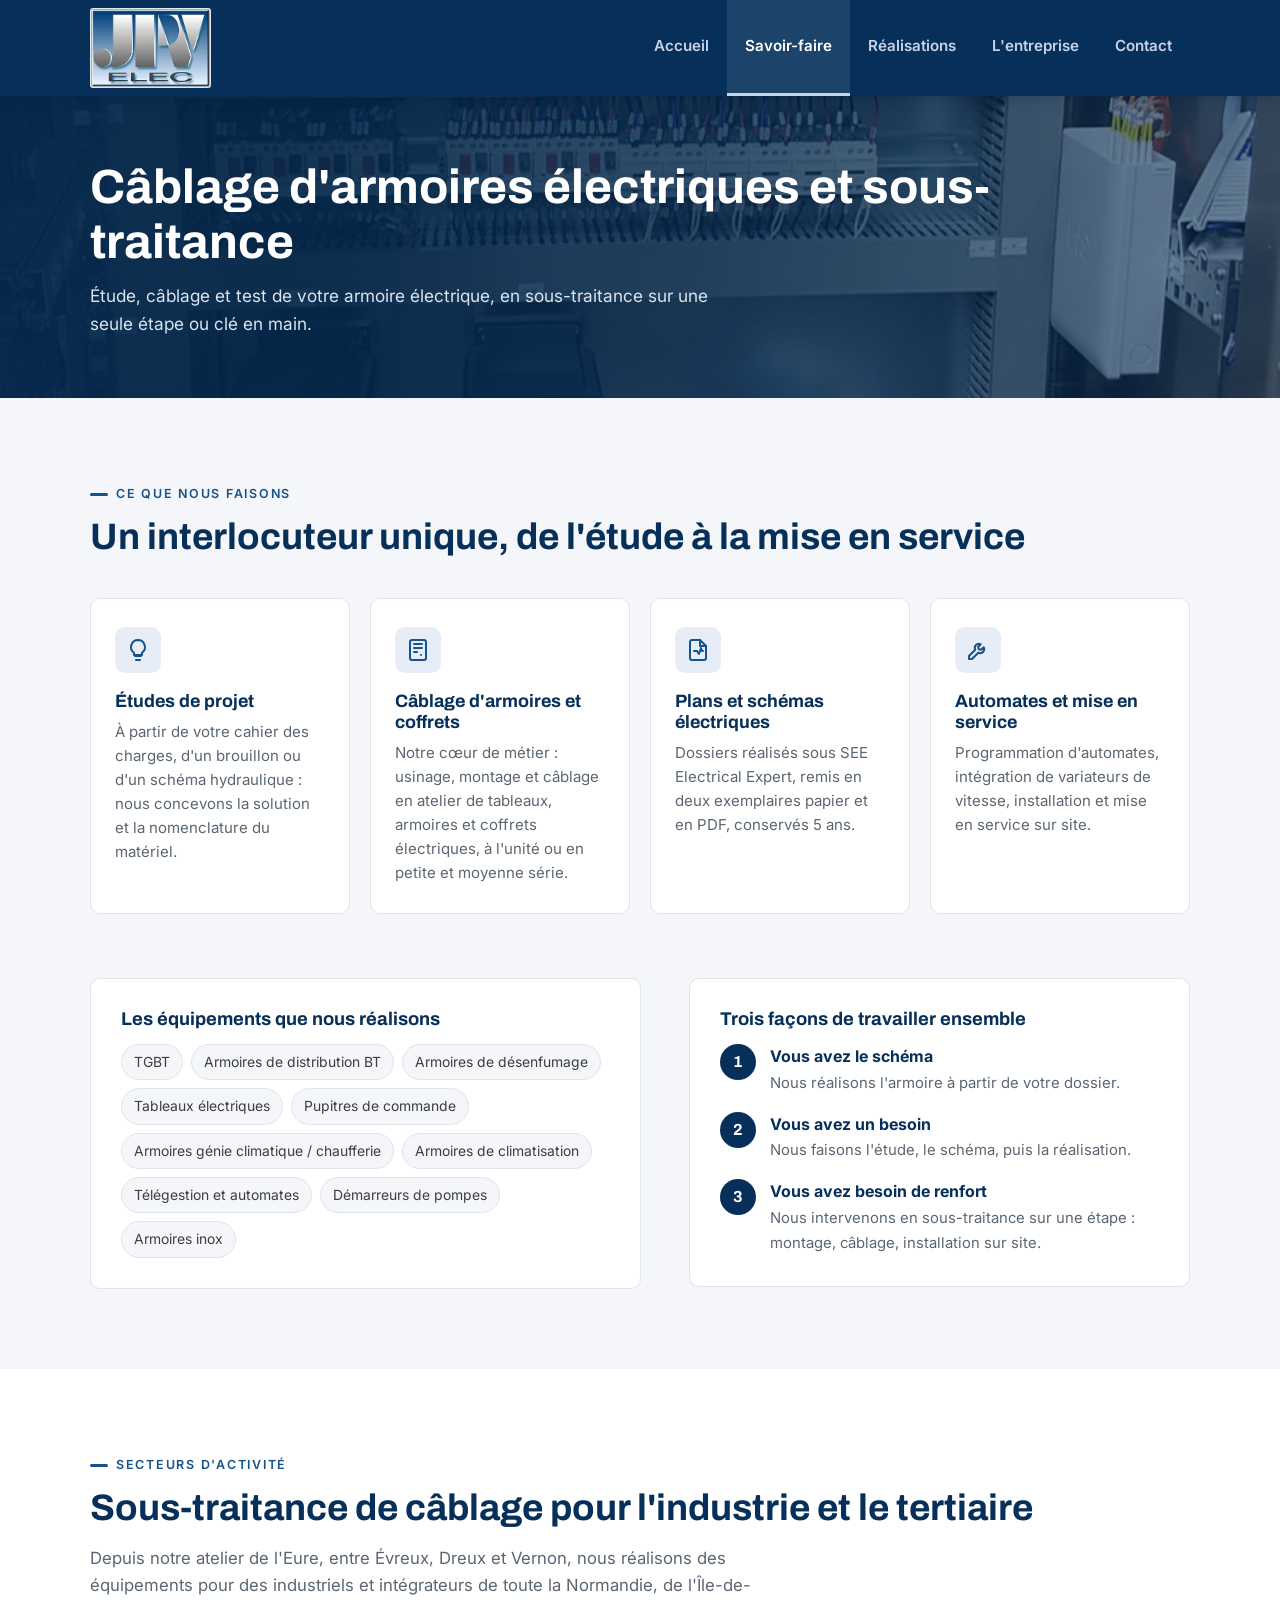
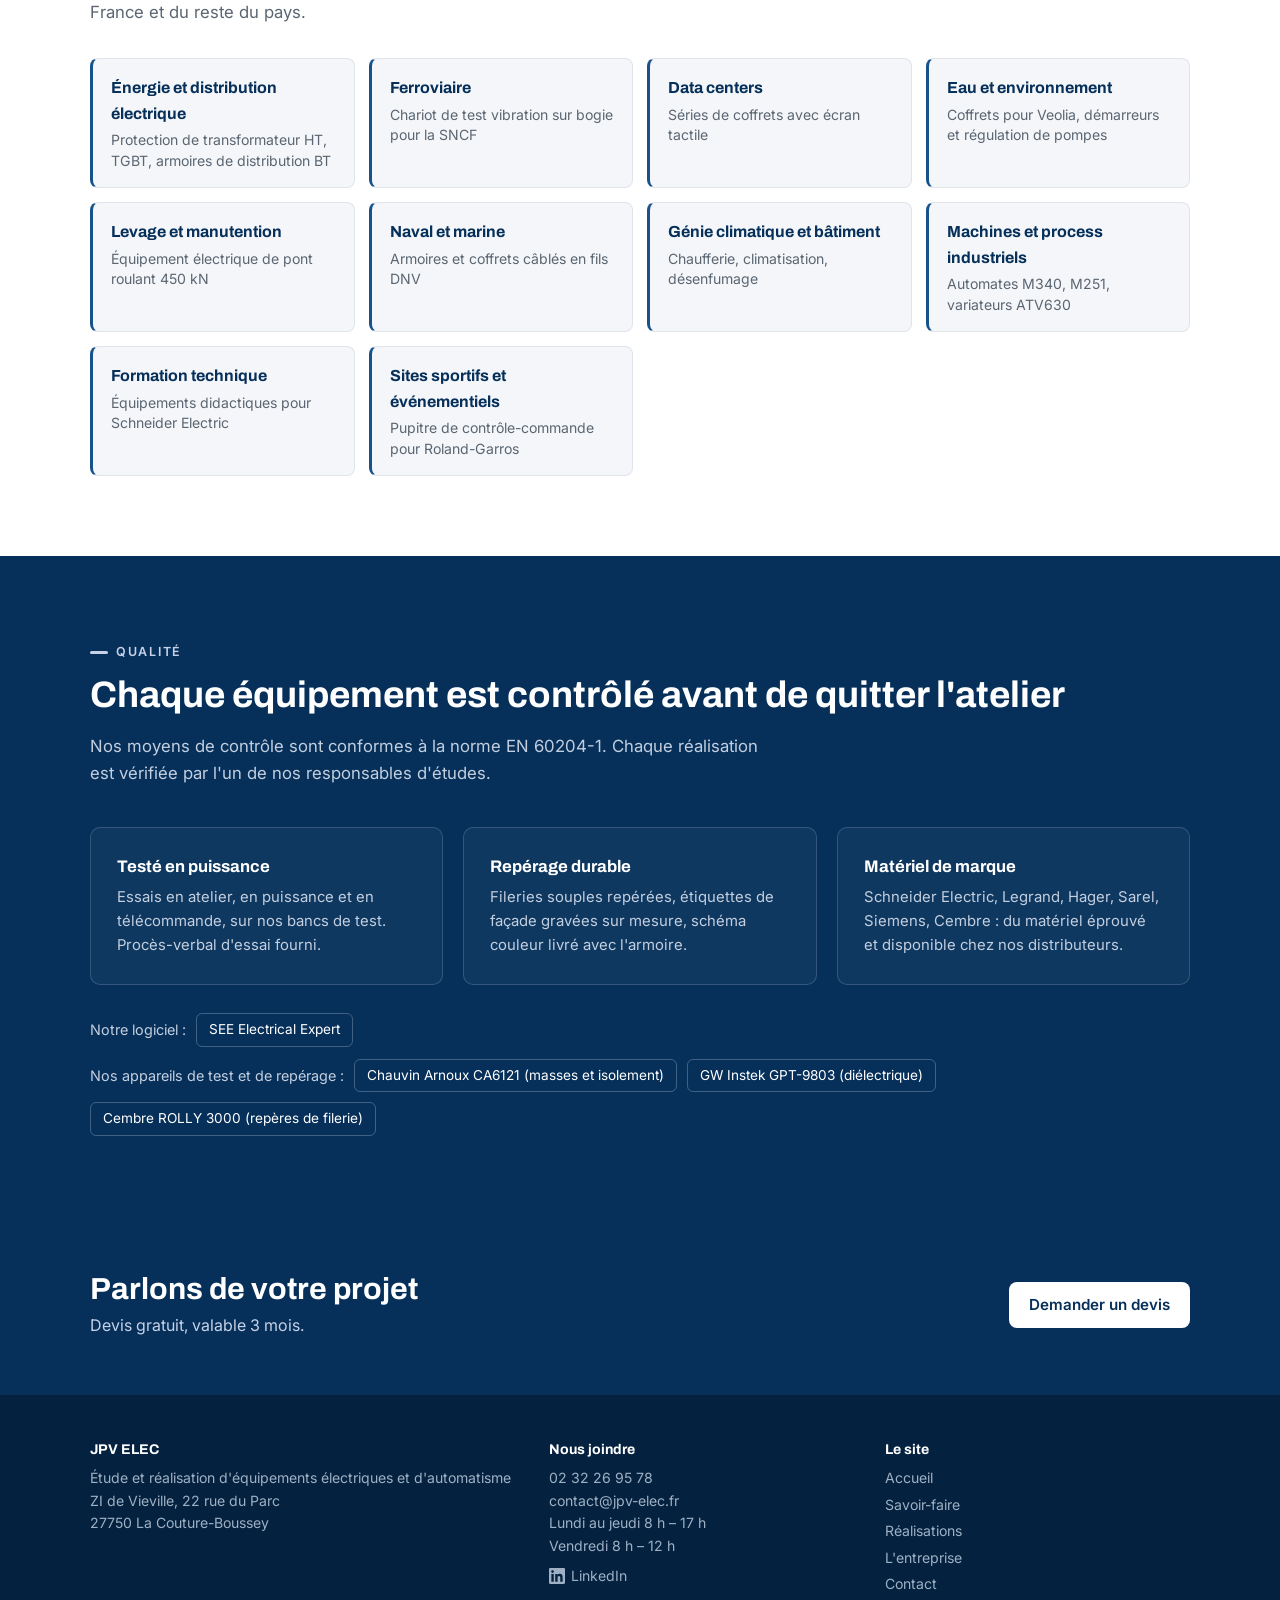
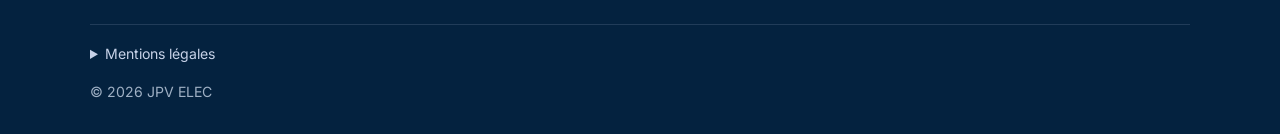
<file: savoir-faire.html>
<!doctype html>
<html lang="fr">
<head>
<meta charset="utf-8">
<meta name="viewport" content="width=device-width, initial-scale=1">
<title>Câblage et sous-traitance d'armoires électriques – JPV ELEC</title>
<meta name="description" content="Études, schémas, câblage de tableaux et coffrets électriques, automates et mise en service, en sous-traitance ou clé en main. Contrôle EN 60204-1.">
<link rel="canonical" href="https://www.jpv-elec.com/savoir-faire.html">
<meta property="og:type" content="website">
<meta property="og:locale" content="fr_FR">
<meta property="og:site_name" content="JPV ELEC">
<meta property="og:title" content="Câblage et sous-traitance d'armoires électriques – JPV ELEC">
<meta property="og:description" content="Études, schémas, câblage de tableaux et coffrets électriques, automates et mise en service, en sous-traitance ou clé en main. Contrôle EN 60204-1.">
<meta property="og:url" content="https://www.jpv-elec.com/savoir-faire.html">
<meta property="og:image" content="https://www.jpv-elec.com/img/fab-m251-2-1600.webp">
<link rel="preconnect" href="https://fonts.googleapis.com">
<link rel="preconnect" href="https://fonts.gstatic.com" crossorigin>
<link href="https://fonts.googleapis.com/css2?family=Archivo:wght@500;700;800&family=Inter:wght@400;500;600&display=swap" rel="stylesheet">
<link rel="icon" href="img/logo-jpv-elec.jpg">
<link rel="stylesheet" href="style.css">
</head>
<body>

<!-- EN-TÊTE (identique sur les 5 pages) -->
<header>
  <nav class="wrap nav" aria-label="Navigation principale">
    <a class="brand" href="index.html" aria-label="JPV ELEC, accueil"><img src="img/logo-jpv-elec.jpg" alt="JPV ELEC" width="331" height="218"></a>
    <button class="burger" aria-label="Ouvrir le menu" aria-expanded="false" aria-controls="menu">
      <svg width="26" height="26" viewBox="0 0 24 24" fill="none" stroke="currentColor" stroke-width="2" stroke-linecap="round"><path d="M3 6h18M3 12h18M3 18h18"/></svg>
    </button>
    <ul class="tabs" id="menu">
      <li><a href="index.html">Accueil</a></li>
      <li><a href="savoir-faire.html" aria-current="page">Savoir-faire</a></li>
      <li><a href="realisations.html">Réalisations</a></li>
      <li><a href="entreprise.html">L'entreprise</a></li>
      <li><a href="contact.html">Contact</a></li>
    </ul>
  </nav>
</header>

<main>
<section class="page-head" style="background-image:url('img/i98001e78bb20ee24-1600.webp')">
  <div class="wrap">
    <h1>Câblage d'armoires électriques et sous-traitance</h1>
    <p>Étude, câblage et test de votre armoire électrique, en sous-traitance sur une seule étape ou clé en main.</p>
  </div>
</section>

<!-- MÉTIERS -->
<section>
  <div class="wrap">
    <span class="kicker">Ce que nous faisons</span>
    <h2>Un interlocuteur unique, de l'étude à la mise en service</h2>

    <div class="cards">
      <article class="card">
        <div class="ico"><svg viewBox="0 0 24 24" fill="none" stroke-width="2" stroke-linecap="round" stroke-linejoin="round"><path d="M9 18h6M10 22h4M12 2a7 7 0 0 0-4 12.7V17h8v-2.3A7 7 0 0 0 12 2z"/></svg></div>
        <h3>Études de projet</h3>
        <p>À partir de votre cahier des charges, d'un brouillon ou d'un schéma hydraulique : nous concevons la solution et la nomenclature du matériel.</p>
      </article>
      <article class="card">
        <div class="ico"><svg viewBox="0 0 24 24" fill="none" stroke-width="2" stroke-linecap="round" stroke-linejoin="round"><rect x="4" y="2" width="16" height="20" rx="2"/><path d="M8 6h8M8 10h8M8 14h3M15 17h.01"/></svg></div>
        <h3>Câblage d'armoires et coffrets</h3>
        <p>Notre cœur de métier : usinage, montage et câblage en atelier de tableaux, armoires et coffrets électriques, à l'unité ou en petite et moyenne série.</p>
      </article>
      <article class="card">
        <div class="ico"><svg viewBox="0 0 24 24" fill="none" stroke-width="2" stroke-linecap="round" stroke-linejoin="round"><path d="M14 2H6a2 2 0 0 0-2 2v16a2 2 0 0 0 2 2h12a2 2 0 0 0 2-2V8z"/><path d="M14 2v6h6M8 13h3l2 3 2-6 1 3h1"/></svg></div>
        <h3>Plans et schémas électriques</h3>
        <p>Dossiers réalisés sous SEE Electrical Expert, remis en deux exemplaires papier et en PDF, conservés 5 ans.</p>
      </article>
      <article class="card">
        <div class="ico"><svg viewBox="0 0 24 24" fill="none" stroke-width="2" stroke-linecap="round" stroke-linejoin="round"><path d="M14.7 6.3a4 4 0 0 0-5.4 5.4L3 18v3h3l6.3-6.3a4 4 0 0 0 5.4-5.4l-2.5 2.5-2.4-.6-.6-2.4z"/></svg></div>
        <h3>Automates et mise en service</h3>
        <p>Programmation d'automates, intégration de variateurs de vitesse, installation et mise en service sur site.</p>
      </article>
    </div>

    <div class="split">
      <div class="panel">
        <h3>Les équipements que nous réalisons</h3>
        <div class="tags">
          <span>TGBT</span><span>Armoires de distribution BT</span><span>Armoires de désenfumage</span>
          <span>Tableaux électriques</span><span>Pupitres de commande</span><span>Armoires génie climatique / chaufferie</span>
          <span>Armoires de climatisation</span><span>Télégestion et automates</span>
          <span>Démarreurs de pompes</span><span>Armoires inox</span>
        </div>
      </div>
      <div class="panel">
        <h3>Trois façons de travailler ensemble</h3>
        <ol class="steps">
          <li><div><b>Vous avez le schéma</b><span>Nous réalisons l'armoire à partir de votre dossier.</span></div></li>
          <li><div><b>Vous avez un besoin</b><span>Nous faisons l'étude, le schéma, puis la réalisation.</span></div></li>
          <li><div><b>Vous avez besoin de renfort</b><span>Nous intervenons en sous-traitance sur une étape : montage, câblage, installation sur site.</span></div></li>
        </ol>
      </div>
    </div>
  </div>
</section>

<!-- SECTEURS D'ACTIVITÉ -->
<section class="white" aria-labelledby="s-title">
  <div class="wrap">
    <span class="kicker">Secteurs d'activité</span>
    <h2 id="s-title">Sous-traitance de câblage pour l'industrie et le tertiaire</h2>
    <p class="lead">Depuis notre atelier de l'Eure, entre Évreux, Dreux et Vernon, nous réalisons des équipements pour des industriels et intégrateurs de toute la Normandie, de l'Île-de-France et du reste du pays.</p>
    <div class="sectors">
      <div class="sector"><b>Énergie et distribution électrique</b><span>Protection de transformateur HT, TGBT, armoires de distribution BT</span></div>
      <div class="sector"><b>Ferroviaire</b><span>Chariot de test vibration sur bogie pour la SNCF</span></div>
      <div class="sector"><b>Data centers</b><span>Séries de coffrets avec écran tactile</span></div>
      <div class="sector"><b>Eau et environnement</b><span>Coffrets pour Veolia, démarreurs et régulation de pompes</span></div>
      <div class="sector"><b>Levage et manutention</b><span>Équipement électrique de pont roulant 450 kN</span></div>
      <div class="sector"><b>Naval et marine</b><span>Armoires et coffrets câblés en fils DNV</span></div>
      <div class="sector"><b>Génie climatique et bâtiment</b><span>Chaufferie, climatisation, désenfumage</span></div>
      <div class="sector"><b>Machines et process industriels</b><span>Automates M340, M251, variateurs ATV630</span></div>
      <div class="sector"><b>Formation technique</b><span>Équipements didactiques pour Schneider Electric</span></div>
      <div class="sector"><b>Sites sportifs et événementiels</b><span>Pupitre de contrôle-commande pour Roland-Garros</span></div>
    </div>
  </div>
</section>

<!-- QUALITÉ -->
<section class="quality" aria-labelledby="q-title">
  <div class="wrap">
    <span class="kicker">Qualité</span>
    <h2 id="q-title">Chaque équipement est contrôlé avant de quitter l'atelier</h2>
    <p class="lead">Nos moyens de contrôle sont conformes à la norme EN 60204-1. Chaque réalisation est vérifiée par l'un de nos responsables d'études.</p>
    <div class="qgrid">
      <div class="q"><b>Testé en puissance</b><p>Essais en atelier, en puissance et en télécommande, sur nos bancs de test. Procès-verbal d'essai fourni.</p></div>
      <div class="q"><b>Repérage durable</b><p>Fileries souples repérées, étiquettes de façade gravées sur mesure, schéma couleur livré avec l'armoire.</p></div>
      <div class="q"><b>Matériel de marque</b><p>Schneider Electric, Legrand, Hager, Sarel, Siemens, Cembre : du matériel éprouvé et disponible chez nos distributeurs.</p></div>
    </div>
    <div class="soft">Notre logiciel : <span>SEE Electrical Expert</span></div>
    <div class="soft tools">Nos appareils de test et de repérage : <span>Chauvin Arnoux CA6121 (masses et isolement)</span><span>GW Instek GPT-9803 (diélectrique)</span><span>Cembre ROLLY 3000 (repères de filerie)</span></div>
  </div>
</section>

<section class="cta-band">
  <div class="wrap">
    <div>
      <h2>Parlons de votre projet</h2>
      <p>Devis gratuit, valable 3 mois.</p>
    </div>
    <a class="btn light" href="contact.html#devis">Demander un devis</a>
  </div>
</section>
</main>

<!-- PIED DE PAGE (identique sur les 5 pages) -->
<footer>
  <div class="wrap">
    <div class="fg">
      <div><b>JPV ELEC</b>Étude et réalisation d'équipements électriques et d'automatisme<br>ZI de Vieville, 22 rue du Parc<br>27750 La Couture-Boussey</div>
      <div><b>Nous joindre</b><a href="tel:+33232269578">02 32 26 95 78</a><br><a href="mailto:contact@jpv-elec.fr">contact@jpv-elec.fr</a><br>Lundi au jeudi 8 h – 17 h<br>Vendredi 8 h – 12 h<br><a class="li" href="https://www.linkedin.com/in/jpv-elec" target="_blank" rel="noopener"><svg width="16" height="16" viewBox="0 0 24 24" fill="currentColor" aria-hidden="true"><path d="M20.45 20.45h-3.56v-5.57c0-1.33-.02-3.04-1.85-3.04-1.86 0-2.14 1.45-2.14 2.94v5.67H9.34V9h3.42v1.56h.05c.48-.9 1.64-1.85 3.37-1.85 3.6 0 4.27 2.37 4.27 5.46v6.28zM5.34 7.43a2.06 2.06 0 1 1 0-4.13 2.06 2.06 0 0 1 0 4.13zM7.12 20.45H3.56V9h3.56v11.45zM22.22 0H1.77C.79 0 0 .77 0 1.73v20.54C0 23.23.79 24 1.77 24h20.45c.98 0 1.78-.77 1.78-1.73V1.73C24 .77 23.2 0 22.22 0z"/></svg>LinkedIn</a></div>
      <div><b>Le site</b>
        <ul>
          <li><a href="index.html">Accueil</a></li>
          <li><a href="savoir-faire.html">Savoir-faire</a></li>
          <li><a href="realisations.html">Réalisations</a></li>
          <li><a href="entreprise.html">L'entreprise</a></li>
          <li><a href="contact.html">Contact</a></li>
        </ul>
      </div>
    </div>
    <details>
      <summary>Mentions légales</summary>
      <p>JPV ELEC, EURL au capital de 5 000 €, immatriculée au RCS d'Évreux sous le n° 400 261 178. SIRET : 400 261 178 00034. TVA intracommunautaire : FR79400261178. Code NAF : 33.20C. Siège : 22 rue du Parc, ZI de Vieville, 27750 La Couture-Boussey. Directeur de la publication : Jean-Noël Hollard, gérant. Hébergeur : OVH SAS, 2 rue Kellermann, 59100 Roubaix, France. Les données envoyées via le formulaire servent uniquement à répondre à votre demande et ne sont pas transmises à des tiers.</p>
    </details>
    <p class="copy">© <span id="y"></span> JPV ELEC</p>
  </div>
</footer>

<script src="script.js"></script>
</body>
</html>
</file>
<file: style.css>
/* JPV ELEC – style commun à toutes les pages (piste « Marine », couleurs du logo) */
:root{
  --navy:#06305a;      /* bandeau, titres */
  --navy-deep:#04223f; /* pied de page */
  --blue:#17528a;      /* bleu acier du logo : boutons, liens, accents */
  --blue-dark:#043e70; /* bleu du cadre du logo */
  --sky:#c7d2e8;       /* bleu clair du logo */
  --silver:#909090;    /* argent des lettres */
  --anthracite:#3c3e3b;/* « ELEC » */
  --line:#dfe4ea; --bg:#f4f6f9; --card:#fff; --text:#2b3036; --muted:#5b6672;
  --radius:10px; --max:1140px;
}
*{box-sizing:border-box;margin:0;padding:0}
body{font-family:Inter,system-ui,sans-serif;color:var(--text);background:var(--bg);line-height:1.6;font-size:16px}
img{max-width:100%;display:block}
a{color:inherit}
h1,h2,h3{font-family:Archivo,Inter,sans-serif;line-height:1.15;color:var(--navy)}
.wrap{max-width:var(--max);margin:0 auto;padding:0 20px}
section{padding:80px 0}
.kicker{display:inline-flex;align-items:center;gap:8px;font-size:.78rem;font-weight:600;letter-spacing:.14em;text-transform:uppercase;color:var(--blue);margin-bottom:12px}
.kicker::before{content:"";width:18px;height:3px;background:var(--blue);border-radius:2px}
h2{font-size:clamp(1.7rem,3.2vw,2.3rem);margin-bottom:16px}
.lead{color:var(--muted);max-width:680px;font-size:1.05rem}
.alt{background:#eaeff5}
.white{background:var(--card)}

/* BOUTONS */
.btn{display:inline-flex;align-items:center;gap:8px;background:var(--blue);color:#fff;font-weight:600;text-decoration:none;padding:11px 20px;border-radius:8px;border:0;cursor:pointer;font-size:.95rem;transition:background .15s}
.btn:hover{background:var(--blue-dark)}
.btn.light{background:#fff;color:var(--navy)}
.btn.light:hover{background:var(--sky)}
.btn.ghost{background:transparent;color:#fff;border:1.5px solid rgba(199,210,232,.6)}
.btn.ghost:hover{border-color:#fff;background:rgba(255,255,255,.08)}

/* EN-TÊTE ET ONGLETS */
header{position:sticky;top:0;z-index:50;background:var(--navy);box-shadow:0 2px 12px rgba(4,34,63,.25)}
.nav{display:flex;align-items:stretch;justify-content:space-between;height:96px}
.brand{display:flex;align-items:center}
.brand img{height:80px;width:auto;border-radius:3px}
.tabs{display:flex;list-style:none;align-items:stretch}
.tabs li{display:flex}
.tabs a{display:flex;align-items:center;padding:0 18px;color:var(--sky);text-decoration:none;font-weight:600;font-size:.95rem;border-bottom:3px solid transparent;transition:color .15s,background .15s}
.tabs a:hover{color:#fff;background:rgba(255,255,255,.05)}
.tabs a[aria-current="page"]{color:#fff;background:rgba(255,255,255,.09);border-bottom-color:var(--sky)}
.burger{display:none;background:none;border:0;color:#fff;cursor:pointer;padding:8px;align-self:center}

/* BANDEAU DES PAGES INTÉRIEURES */
.page-head{position:relative;color:#fff;padding:64px 0 60px;background:var(--navy) center/cover no-repeat}
.page-head::before{content:"";position:absolute;inset:0;background:linear-gradient(90deg,rgba(4,40,76,.95) 0%,rgba(4,40,76,.82) 55%,rgba(4,40,76,.55) 100%)}
.page-head .wrap{position:relative}
.page-head h1{color:#fff;font-size:clamp(2rem,4.4vw,3rem);margin-bottom:12px}
.page-head p{color:#dbe4ef;max-width:640px;font-size:1.08rem}

/* ACCUEIL */
.hero{position:relative;color:#fff;padding:110px 0 120px;background:var(--navy) center/cover no-repeat;overflow:hidden}
.hero::before{content:"";position:absolute;inset:0;background:linear-gradient(90deg,rgba(4,40,76,.94) 0%,rgba(4,40,76,.72) 55%,rgba(4,40,76,.3) 100%)}
.hero .wrap{position:relative}
.hero-grid{display:grid;grid-template-columns:320px 1fr;gap:48px;align-items:center}
.hero-text{order:2;min-width:0}
.hero-map{order:1;background:#fff;border-radius:var(--radius);overflow:hidden;box-shadow:0 12px 32px rgba(0,0,0,.3)}
.hero-map iframe{display:block;width:100%;height:240px;border:0}
.hero-map-txt{padding:14px 16px;color:var(--navy);font-size:.88rem;line-height:1.45}
.hero-map-txt b{display:block;font-family:Archivo,Inter,sans-serif;font-size:1rem}
.hero-map-txt span{display:block;color:#4a5a6c}
.hero-map-txt a{display:inline-block;margin-top:6px;font-weight:600;color:var(--navy)}
.hero h1{color:#fff;font-size:clamp(2.1rem,5vw,3.5rem);max-width:760px;margin-bottom:20px}
.hero p{color:#dbe4ef;max-width:600px;font-size:1.1rem;margin-bottom:32px}
.ctas{display:flex;gap:14px;flex-wrap:wrap}
.badge{display:inline-block;font-size:.8rem;font-weight:600;color:var(--sky);border:1px solid rgba(199,210,232,.45);padding:5px 12px;border-radius:99px;margin-bottom:22px}

.stats{background:var(--blue-dark);color:#fff;padding:0}
.stats .grid{display:grid;grid-template-columns:repeat(4,1fr)}
.stat{padding:30px 22px;border-left:1px solid rgba(255,255,255,.1)}
.stat:first-child{border-left:0}
.stat b{display:block;font-family:Archivo;font-size:2rem;color:#fff;line-height:1.1}
.stat span{color:var(--sky);font-size:.9rem}

.previews{display:grid;grid-template-columns:repeat(3,1fr);gap:22px;margin-top:40px}
.preview{background:var(--card);border:1px solid var(--line);border-radius:var(--radius);overflow:hidden;text-decoration:none;display:flex;flex-direction:column;transition:transform .15s,box-shadow .15s}
.preview:hover{transform:translateY(-3px);box-shadow:0 12px 30px rgba(6,48,90,.1)}
.preview img{width:100%;aspect-ratio:16/10;object-fit:cover}
.preview div{padding:20px 22px 22px;display:flex;flex-direction:column;flex:1}
.preview h3{font-size:1.15rem;margin-bottom:6px}
.preview p{color:var(--muted);font-size:.93rem;flex:1}
.preview .more{margin-top:14px;color:var(--blue);font-weight:600;font-size:.92rem}

.cta-band{background:var(--navy);color:#fff;padding:56px 0}
.cta-band .wrap{display:flex;justify-content:space-between;align-items:center;gap:24px;flex-wrap:wrap}
.cta-band h2{color:#fff;margin:0 0 6px;font-size:clamp(1.4rem,2.6vw,1.9rem)}
.cta-band p{color:var(--sky)}
.cta-band p a{color:#fff}

/* SAVOIR-FAIRE */
.cards{display:grid;grid-template-columns:repeat(4,1fr);gap:20px;margin-top:40px}
.card{background:var(--card);border:1px solid var(--line);border-radius:var(--radius);padding:28px 24px;transition:transform .15s,box-shadow .15s}
.card:hover{transform:translateY(-3px);box-shadow:0 12px 30px rgba(6,48,90,.08)}
.ico{width:46px;height:46px;border-radius:10px;background:#e6edf6;display:grid;place-items:center;margin-bottom:18px}
.ico svg{width:24px;height:24px;stroke:var(--blue)}
.card h3{font-size:1.12rem;margin-bottom:8px}
.card p{color:var(--muted);font-size:.94rem}
.split{display:grid;grid-template-columns:1.1fr 1fr;gap:48px;margin-top:64px;align-items:start}
.panel{background:var(--card);border:1px solid var(--line);border-radius:var(--radius);padding:30px}
.panel h3{font-size:1.15rem;margin-bottom:14px}
.tags{display:flex;flex-wrap:wrap;gap:8px}
.tags span{background:var(--bg);border:1px solid var(--line);padding:6px 12px;border-radius:99px;font-size:.87rem;color:var(--anthracite)}
.steps{list-style:none;counter-reset:s;display:grid;gap:16px}
.steps li{counter-increment:s;display:grid;grid-template-columns:36px 1fr;gap:14px;align-items:start}
.steps li::before{content:counter(s);width:36px;height:36px;border-radius:50%;background:var(--navy);color:#fff;font-family:Archivo;font-weight:700;display:grid;place-items:center}
.steps b{display:block;color:var(--navy)}
.steps span{color:var(--muted);font-size:.93rem}

.quality{background:var(--navy);color:#fff}
.quality h2{color:#fff}
.quality .kicker{color:var(--sky)}
.quality .kicker::before{background:var(--sky)}
.quality .lead{color:#c3cfdf}
.qgrid{display:grid;grid-template-columns:repeat(3,1fr);gap:20px;margin-top:40px}
.q{border:1px solid rgba(199,210,232,.2);border-radius:var(--radius);padding:26px;background:rgba(255,255,255,.04)}
.q b{display:block;font-family:Archivo;color:#fff;font-size:1.05rem;margin-bottom:6px}
.q p{color:#c3cfdf;font-size:.93rem}
.soft{margin-top:28px;display:flex;flex-wrap:wrap;gap:10px;align-items:center;color:#c3cfdf;font-size:.9rem}
.soft span{border:1px solid rgba(199,210,232,.3);padding:5px 12px;border-radius:6px;color:#fff;font-size:.85rem}

/* RÉALISATIONS */
.gallery{display:grid;grid-template-columns:repeat(4,1fr);gap:12px;margin-top:36px}
.gallery button{position:relative;border:0;padding:0;cursor:zoom-in;border-radius:8px;overflow:hidden;aspect-ratio:4/3;background:#d9dee3}
.gallery img{width:100%;height:100%;object-fit:cover;transition:transform .3s}
.gallery button:hover img{transform:scale(1.05)}
.gallery button span{position:absolute;left:0;right:0;bottom:0;padding:22px 12px 10px;font-size:.82rem;color:#fff;text-align:left;background:linear-gradient(transparent,rgba(4,34,63,.85))}
.projects{display:grid;grid-template-columns:repeat(3,1fr);gap:14px;margin-top:24px}
.project{background:var(--card);border:1px solid var(--line);border-left:4px solid var(--blue);border-radius:8px;padding:16px 18px;font-size:.95rem}
.project b{display:block;color:var(--navy);font-family:Archivo}
.project span{color:var(--muted);font-size:.88rem}
/* Nos fabrications */
.shot{position:relative;display:block;width:100%;border:0;padding:0;cursor:zoom-in;border-radius:8px;overflow:hidden;aspect-ratio:4/3;background:#d9dee3}
.shot img{width:100%;height:100%;object-fit:cover;transition:transform .3s}
.gallery img.photo-portrait,.shot img.photo-portrait{object-fit:contain}
.shot:hover img{transform:scale(1.04)}
.shot em{position:absolute;top:10px;left:10px;background:var(--navy);color:#fff;font-style:normal;font-weight:600;font-size:.8rem;padding:3px 10px;border-radius:99px}
.fab{display:grid;grid-template-columns:1fr 1fr;gap:40px;align-items:start;padding:44px 0;border-top:1px solid var(--line)}
.fab:first-of-type{margin-top:28px}
.fab-photos{display:grid;grid-template-columns:1fr 1fr;gap:12px}
.fab-photos.three{grid-template-columns:repeat(3,1fr)}
.fab-photos .shot:only-child{grid-column:1/-1;aspect-ratio:3/4;max-width:340px}
.fab-photos.single .shot{aspect-ratio:4/3;max-width:none}
.for{display:inline-block;font-size:.8rem;font-weight:600;color:var(--blue);background:#e6edf6;padding:4px 10px;border-radius:99px;margin-bottom:10px}
.fab h3{font-size:1.4rem;margin-bottom:10px}
.fab-txt>p{color:var(--muted)}
.fab h4{font-family:Archivo,Inter,sans-serif;color:var(--navy);font-size:.95rem;margin:20px 0 10px}
.checks{list-style:none;display:grid;gap:7px;font-size:.94rem}
.checks>li{position:relative;padding-left:24px}
.checks>li::before{content:"";position:absolute;left:2px;top:.45em;width:11px;height:6px;border-left:2px solid var(--blue);border-bottom:2px solid var(--blue);transform:rotate(-45deg)}
.checks ul{margin:6px 0 2px 16px;color:var(--muted);font-size:.9rem}
.lots{display:grid;grid-template-columns:repeat(3,1fr);gap:20px;margin-top:32px}
.lot{background:var(--card);border:1px solid var(--line);border-radius:var(--radius);overflow:hidden;display:flex;flex-direction:column}
.lot .shot{border-radius:0}
.lot>div:last-child{padding:16px 18px 18px}
.lot h3{font-size:1.05rem}
.lot p{color:var(--muted);font-size:.9rem;margin-top:4px}
.lot.wide{grid-column:span 2}
.duo,.trio{display:grid;grid-template-columns:1fr 1fr;gap:2px}
.trio{grid-template-columns:1fr 1fr 1fr}
.tools{margin-top:12px}
.lightbox{position:fixed;inset:0;background:rgba(4,20,38,.95);display:none;align-items:center;justify-content:center;z-index:100;padding:20px}
.lightbox.open{display:flex}
.lightbox img{max-height:86vh;max-width:92vw;border-radius:6px}
.lightbox .x,.lightbox .nv{position:absolute;background:rgba(255,255,255,.12);color:#fff;border:0;border-radius:50%;width:46px;height:46px;font-size:1.4rem;cursor:pointer}
.lightbox .x{top:18px;right:18px}
.lightbox .prev{left:18px;top:50%;transform:translateY(-50%)}
.lightbox .next{right:18px;top:50%;transform:translateY(-50%)}
.lightbox p{position:absolute;bottom:20px;left:0;right:0;text-align:center;color:var(--sky);font-size:.9rem}

/* L'ENTREPRISE */
.about{display:grid;grid-template-columns:1fr 1fr;gap:56px;align-items:center}
.about .photo{border-radius:var(--radius);overflow:hidden;aspect-ratio:4/3;background:#d9dee3}
.about .photo img{width:100%;height:100%;object-fit:cover}
.about .photo.tall{aspect-ratio:4/5;width:100%;max-width:440px;justify-self:center}
.timeline{list-style:none;margin-top:26px;border-left:2px solid var(--sky);padding-left:22px;display:grid;gap:16px}
.timeline li{position:relative}
.timeline li::before{content:"";position:absolute;left:-29px;top:6px;width:12px;height:12px;border-radius:50%;background:var(--blue);border:2px solid var(--bg)}
.timeline b{font-family:Archivo;color:var(--navy)}
.timeline span{display:block;color:var(--muted);font-size:.93rem}
.clients{display:grid;grid-template-columns:repeat(4,1fr);gap:14px;margin-top:36px}
.client{background:var(--card);border:1px solid var(--line);border-radius:8px;padding:20px;text-align:center;font-family:Archivo;font-weight:700;color:var(--navy)}
.client small{display:block;font-family:Inter;font-weight:400;color:var(--muted);font-size:.8rem;margin-top:4px}
.sectors{margin-top:28px}

/* CONTACT */
.cgrid{display:grid;grid-template-columns:1fr 1.2fr;gap:40px}
.info{display:grid;gap:18px}
.info div{display:grid;grid-template-columns:40px 1fr;gap:12px;align-items:start}
.info .ico{width:40px;height:40px;margin:0}
.info .ico svg{width:20px;height:20px}
.ico-li svg{fill:var(--blue);stroke:none}
.hp{position:absolute;left:-9999px;width:1px;height:1px;overflow:hidden}
.sectors{display:grid;grid-template-columns:repeat(auto-fill,minmax(210px,1fr));gap:14px;margin-top:32px}
.sector{background:var(--bg);border:1px solid var(--line);border-left:3px solid var(--blue);border-radius:8px;padding:16px 18px}
.sector b{display:block;color:var(--navy);font-family:Archivo,Inter,sans-serif;margin-bottom:4px}
.sector span{display:block;color:var(--muted);font-size:.88rem;line-height:1.45}
.info b{display:block;color:var(--navy)}
.info a{text-decoration:none}
.info a:hover{color:var(--blue)}
.map{border-radius:var(--radius);overflow:hidden;border:1px solid var(--line);min-height:300px;margin-top:24px}
.map iframe{width:100%;height:100%;min-height:300px;border:0;display:block}
form{background:var(--card);border:1px solid var(--line);border-top:4px solid var(--navy);border-radius:var(--radius);padding:28px;display:grid;grid-template-columns:1fr 1fr;gap:14px;scroll-margin-top:116px}
form h2{grid-column:1/-1;font-size:1.35rem;margin:0}
.form-msg{grid-column:1/-1;padding:12px 14px;border-radius:7px;font-size:.92rem;font-weight:500}
.form-msg.ok{background:#e3f1e6;color:#1d5b2c;border:1px solid #b9dcc1}
.form-msg.err{background:#fbe9e7;color:#8a2a1c;border:1px solid #efc2bb}
form p.note{grid-column:1/-1;color:var(--muted);font-size:.88rem;margin-top:-6px}
label{display:grid;gap:5px;font-size:.86rem;font-weight:500;color:var(--anthracite)}
label.full{grid-column:1/-1}
input,textarea{font:inherit;padding:11px 12px;border:1px solid #cdd4db;border-radius:7px;background:#fff;color:var(--text);width:100%}
input:focus,textarea:focus{outline:2px solid var(--blue);border-color:var(--blue)}
textarea{min-height:130px;resize:vertical}
form .btn{grid-column:1/-1;justify-self:start}

/* PIED DE PAGE */
footer{background:var(--navy-deep);color:#9fb0c4;padding:44px 0 30px;font-size:.88rem}
footer .fg{display:grid;grid-template-columns:1.4fr 1fr 1fr;gap:32px}
footer b{color:#fff;display:block;margin-bottom:6px;font-family:Archivo}
footer a{text-decoration:none}
footer a:hover{color:#fff}
footer .li{display:inline-flex;align-items:center;gap:6px;margin-top:8px}
footer ul{list-style:none;display:grid;gap:4px}
footer details{margin-top:28px;border-top:1px solid rgba(199,210,232,.15);padding-top:18px}
footer summary{cursor:pointer;color:var(--sky)}
footer details p{margin-top:10px;line-height:1.7;max-width:760px}
footer .copy{margin-top:16px}

@media (max-width:1000px){
  .tabs a{padding:0 12px;font-size:.9rem}
}
@media (max-width:960px){
  .cards{grid-template-columns:repeat(2,1fr)}
  .split,.about,.cgrid{grid-template-columns:1fr}
  .qgrid,.projects,.previews{grid-template-columns:1fr 1fr}
  .gallery,.clients{grid-template-columns:repeat(3,1fr)}
  .fab{grid-template-columns:1fr;gap:24px}
  .hero-grid{grid-template-columns:1fr;gap:40px}
  .hero-map{order:3;max-width:480px}
  .lots{grid-template-columns:1fr 1fr}
  .stats .grid{grid-template-columns:repeat(2,1fr)}
  .stat:nth-child(3){border-left:0}
  footer .fg{grid-template-columns:1fr 1fr}
}
@media (max-width:820px){
  .nav{height:80px}
  .brand img{height:64px}
  .burger{display:block}
  .tabs{position:absolute;top:80px;left:0;right:0;background:var(--navy);flex-direction:column;padding:6px 0 14px;display:none;border-top:1px solid rgba(199,210,232,.15)}
  .tabs.open{display:flex}
  .tabs a{padding:13px 20px;border-bottom:0;border-left:3px solid transparent;font-size:1rem}
  .tabs a[aria-current="page"]{border-left-color:var(--sky)}
}
@media (max-width:560px){
  section{padding:60px 0}
  .wrap{padding:0 16px}
  .hero{padding:72px 0 84px}
  .page-head{padding:48px 0 44px}
  .cards,.qgrid,.projects,.previews{grid-template-columns:1fr}
  .gallery,.clients{grid-template-columns:1fr 1fr}
  .lots{grid-template-columns:1fr}
  .lot.wide{grid-column:auto}
  .fab{padding:32px 0}
  form{grid-template-columns:1fr;padding:20px}
  .stat{padding:22px 16px}
  .stat b{font-size:1.6rem}
  footer .fg{grid-template-columns:1fr}
}
</file>
